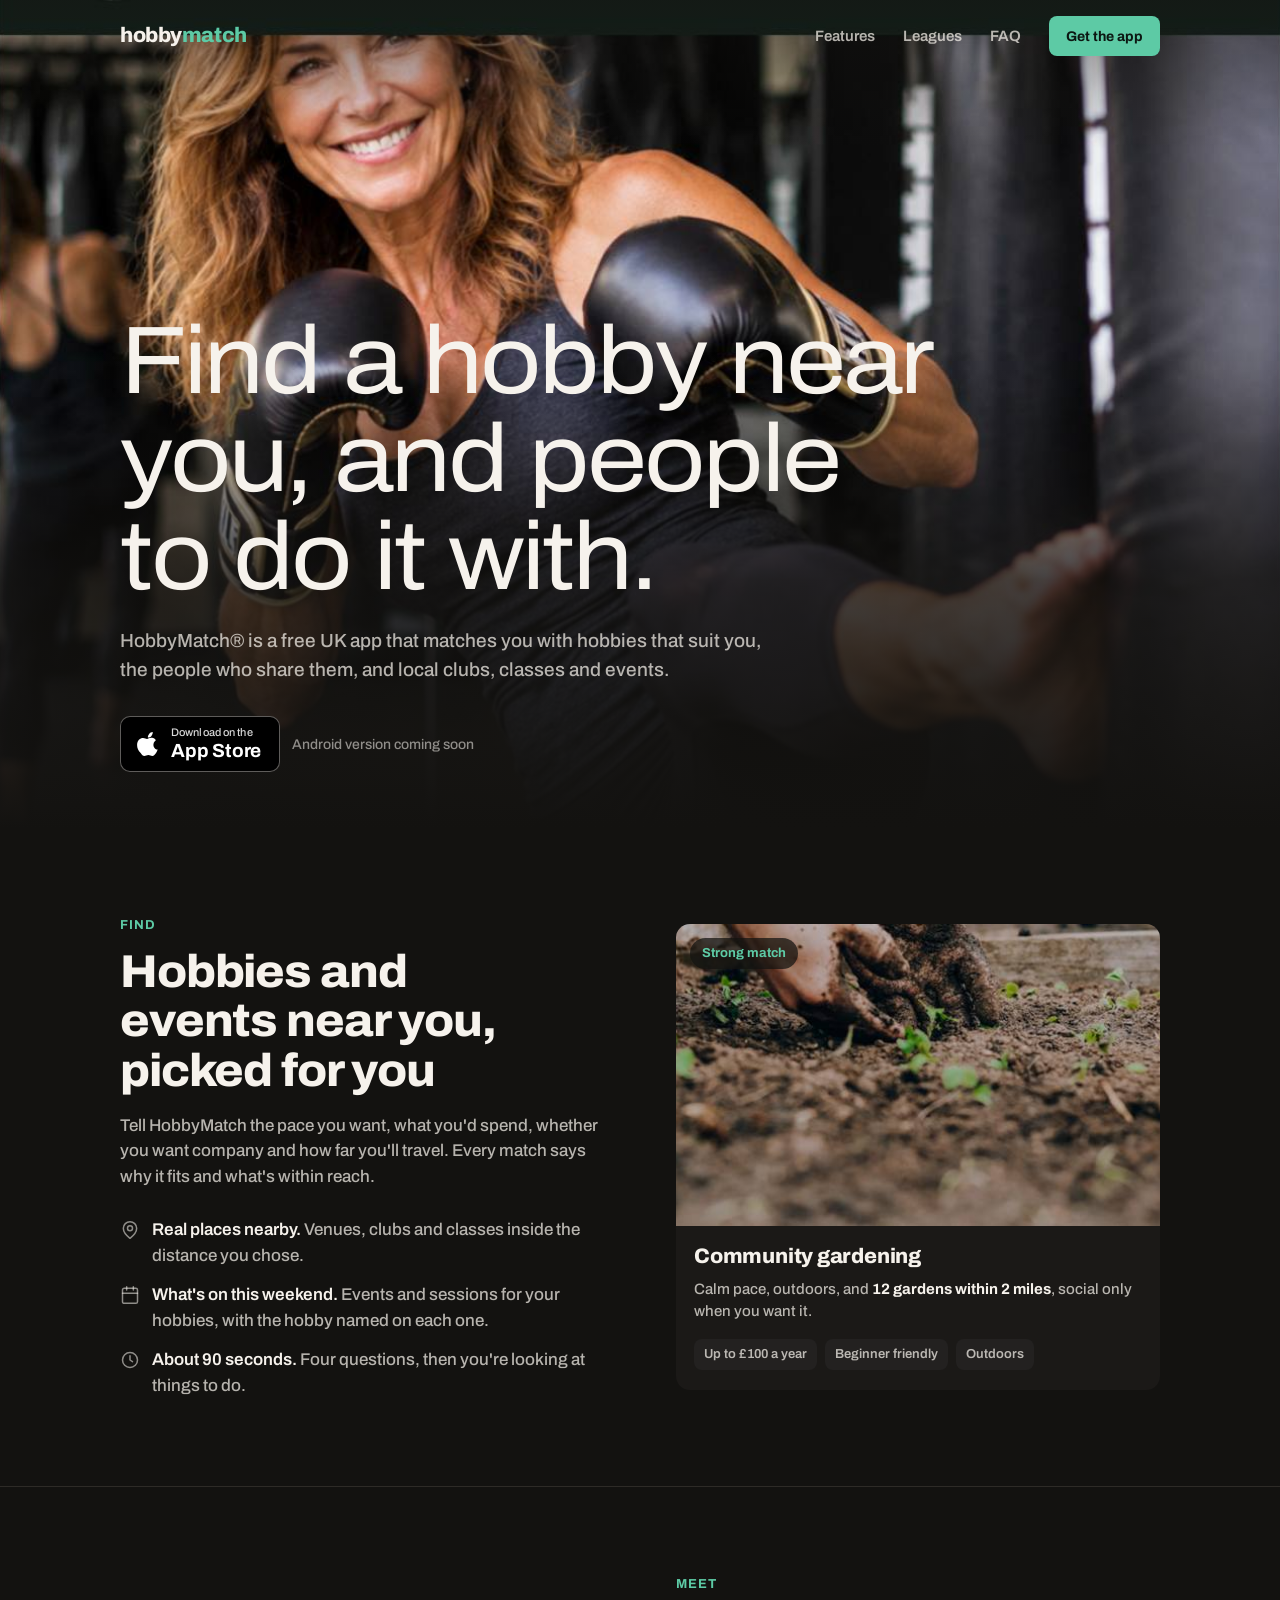
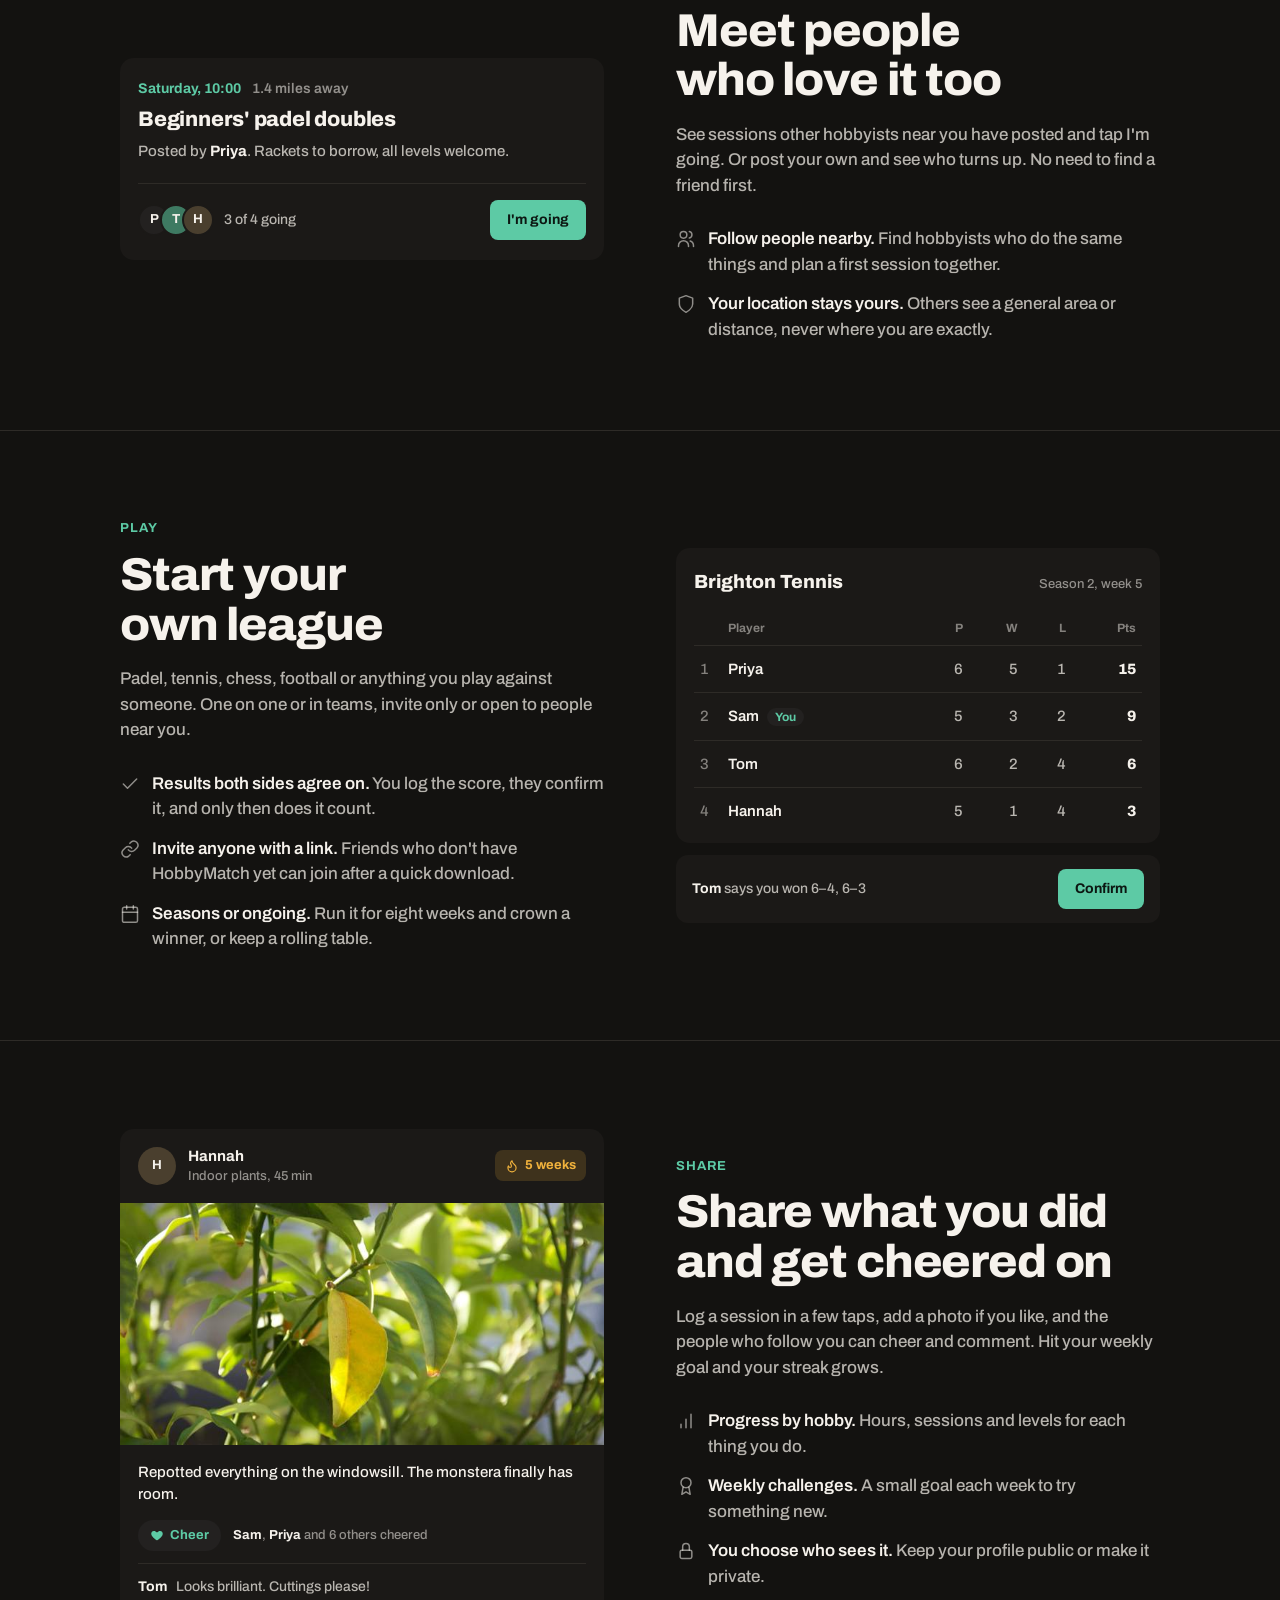
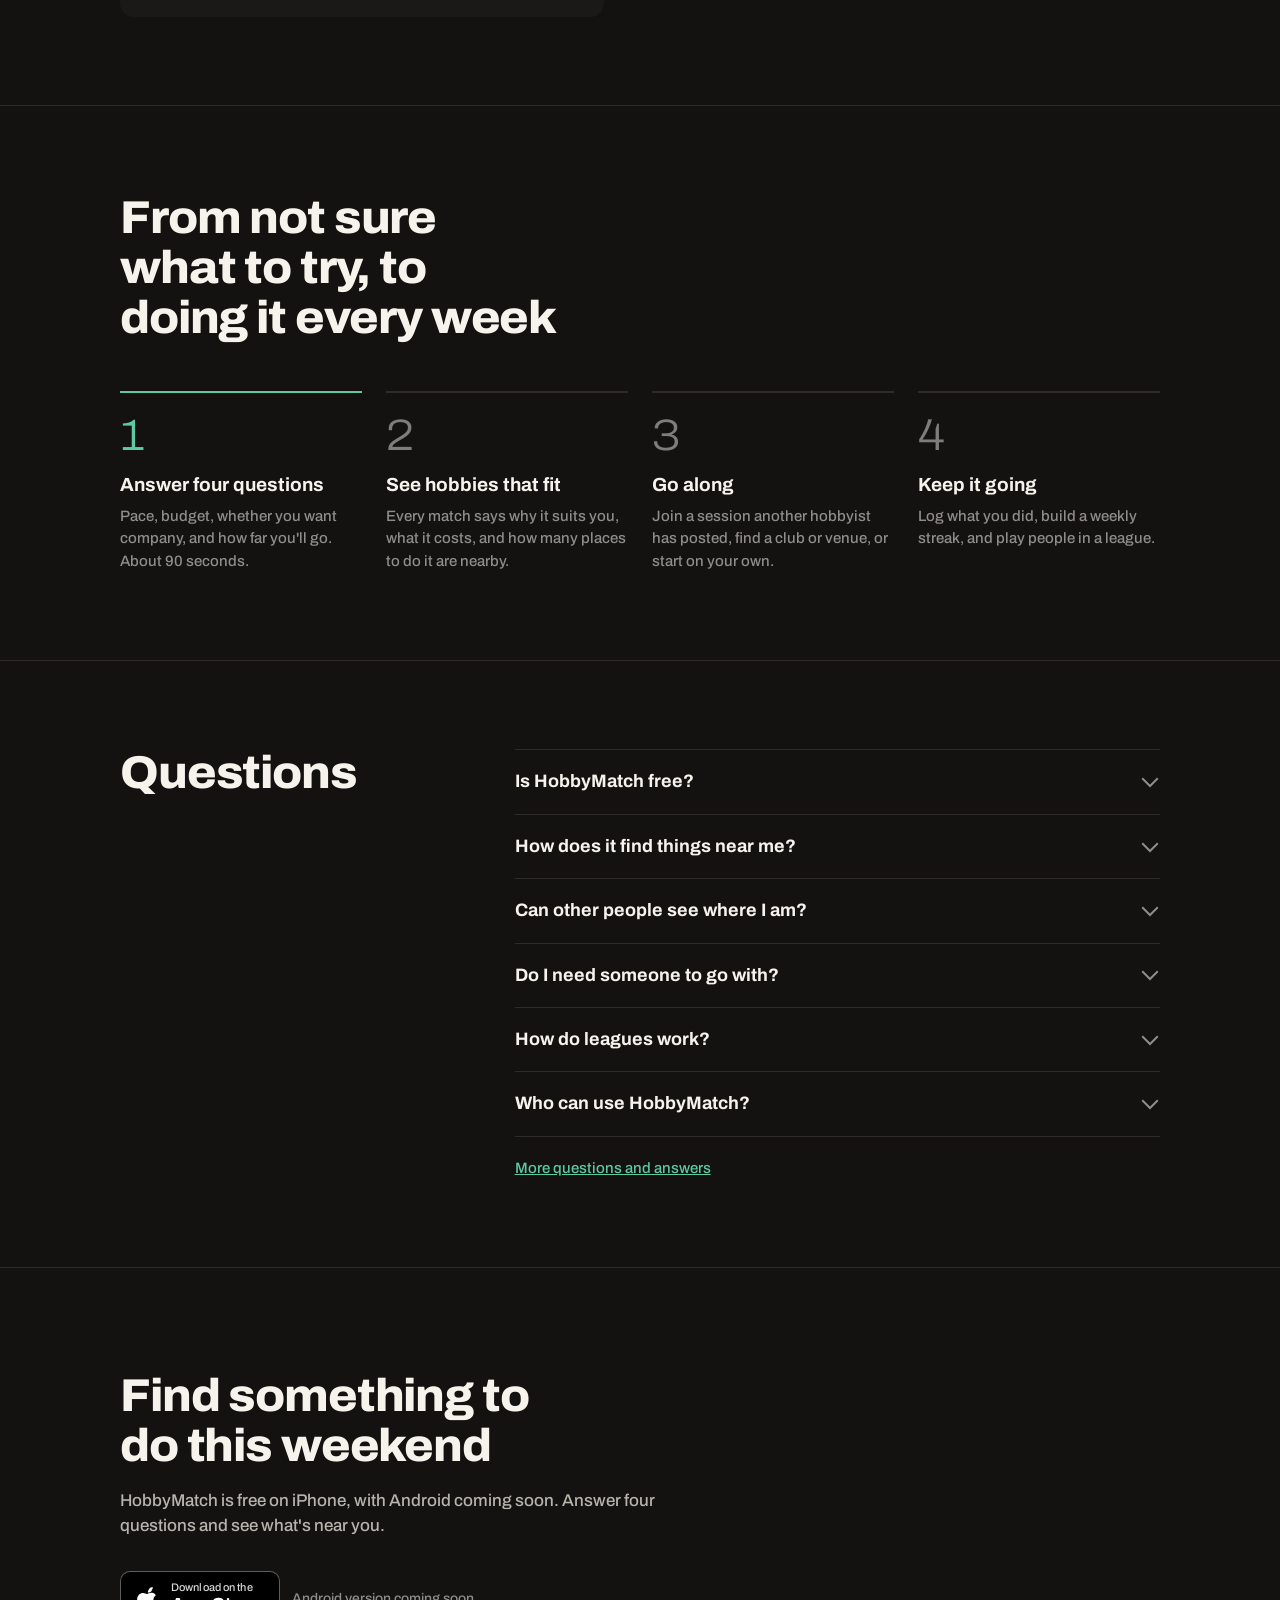
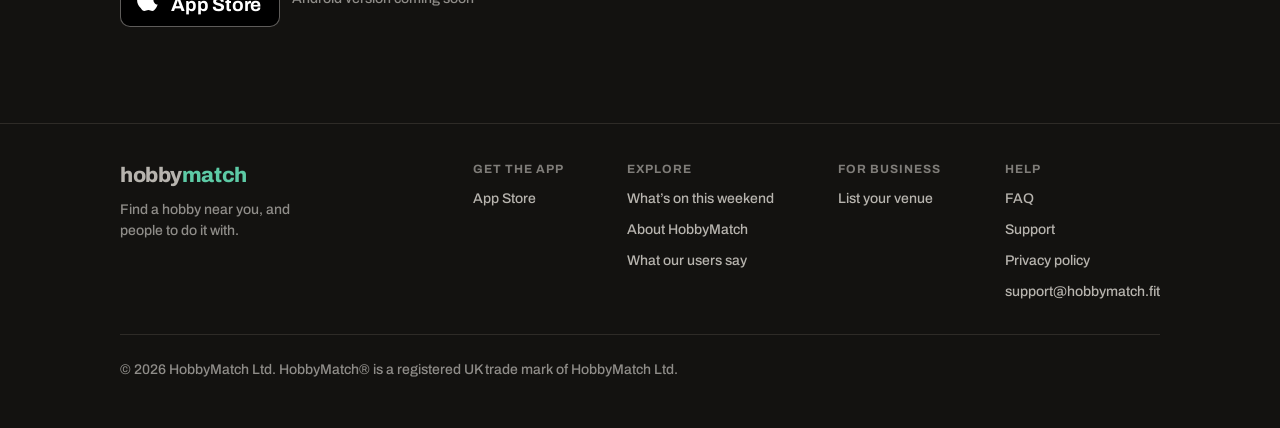
<file: index.html>
<!DOCTYPE html>
<html lang="en-GB">
<head>
  <meta charset="utf-8">
  <title>HobbyMatch: find hobbies, events and people near you</title>
  <meta name="viewport" content="width=device-width, initial-scale=1, viewport-fit=cover">
  <meta name="description" content="HobbyMatch is a free UK app that matches you with hobbies that suit you, the people who share them, and local clubs, classes and events.">
  <link rel="canonical" href="https://hobbymatch.fit/">
  <meta name="theme-color" content="#131210">
  <meta name="apple-itunes-app" content="app-id=6762534449">

  <meta property="og:type" content="website">
  <meta property="og:site_name" content="HobbyMatch">
  <meta property="og:locale" content="en_GB">
  <meta property="og:url" content="https://hobbymatch.fit/">
  <meta property="og:title" content="HobbyMatch: find a hobby near you, and people to do it with">
  <meta property="og:description" content="HobbyMatch is a free UK app that matches you with hobbies that suit you, the people who share them, and local clubs, classes and events.">
  <meta property="og:image" content="https://hobbymatch.fit/assets/img/og.jpg">
  <meta property="og:image:type" content="image/jpeg">
  <meta property="og:image:width" content="1200">
  <meta property="og:image:height" content="630">
  <meta property="og:image:alt" content="The HobbyMatch wordmark beside a woman in boxing gloves, smiling, with the line: find a hobby near you, and people to do it with.">
  <meta name="twitter:card" content="summary_large_image">
  <meta name="twitter:title" content="HobbyMatch: find a hobby near you, and people to do it with">
  <meta name="twitter:description" content="HobbyMatch is a free UK app that matches you with hobbies that suit you, the people who share them, and local clubs, classes and events.">
  <meta name="twitter:image" content="https://hobbymatch.fit/assets/img/og.jpg">
  <meta name="twitter:image:alt" content="The HobbyMatch wordmark beside a woman in boxing gloves, smiling.">

  <link rel="preload" href="/assets/fonts/archivo-var.woff" as="font" type="font/woff" crossorigin>
  <link rel="stylesheet" href="/assets/site.css">
  <link rel="icon" href="/favicon.ico" sizes="48x48">
  <link rel="icon" type="image/png" sizes="192x192" href="/assets/img/icon-192.png">
  <link rel="apple-touch-icon" href="/apple-touch-icon.png">
  <script src="/assets/ref.js" defer></script>
  <!--
    Structured data. One canonical description everywhere (see /about).
    TODO(owner): add these to Organization.sameAs once each profile is live:
      "https://play.google.com/store/apps/details?id=com.hobbymatchofficial.app"  (Google Play, when Android launches;
                                                                                  also add "Android" to MobileApplication.operatingSystem)
      "https://www.instagram.com/TODO"
      "https://www.tiktok.com/@TODO"
      "https://www.linkedin.com/company/TODO"
    No AggregateRating or Review markup about HobbyMatch itself: Google treats it as self-serving.
  -->
  <script type="application/ld+json">
  [
    {"@context":"https://schema.org","@type":"Organization","@id":"https://hobbymatch.fit/#organization","name":"HobbyMatch Ltd","alternateName":"HobbyMatch","url":"https://hobbymatch.fit/","logo":"https://hobbymatch.fit/assets/img/icon-512.png","email":"support@hobbymatch.fit","description":"HobbyMatch is a free UK app that matches you with hobbies that suit you, the people who share them, and local clubs, classes and events.","address":{"@type":"PostalAddress","addressRegion":"Hertfordshire","addressCountry":"GB"},"sameAs":["https://apps.apple.com/app/id6762534449"]},
    {"@context":"https://schema.org","@type":"WebSite","@id":"https://hobbymatch.fit/#website","name":"HobbyMatch","url":"https://hobbymatch.fit/","inLanguage":"en-GB","description":"HobbyMatch is a free UK app that matches you with hobbies that suit you, the people who share them, and local clubs, classes and events.","publisher":{"@id":"https://hobbymatch.fit/#organization"}},
    {"@context":"https://schema.org","@type":"MobileApplication","@id":"https://hobbymatch.fit/#app","name":"HobbyMatch","description":"HobbyMatch is a free UK app that matches you with hobbies that suit you, the people who share them, and local clubs, classes and events.","operatingSystem":"iOS","applicationCategory":"LifestyleApplication","url":"https://hobbymatch.fit/","downloadUrl":"https://apps.apple.com/app/id6762534449","offers":{"@type":"Offer","price":"0","priceCurrency":"GBP"},"publisher":{"@id":"https://hobbymatch.fit/#organization"}},
    {"@context":"https://schema.org","@type":"FAQPage","mainEntity":[
      {"@type":"Question","name":"Is HobbyMatch free?","acceptedAnswer":{"@type":"Answer","text":"Yes. HobbyMatch is free to download on the App Store. The Android version is coming soon."}},
      {"@type":"Question","name":"How does it find things near me?","acceptedAnswer":{"@type":"Answer","text":"You tell it how far you'll travel. HobbyMatch then shows venues, clubs, classes, events and sessions inside that distance, using your phone's location if you allow it."}},
      {"@type":"Question","name":"Can other people see where I am?","acceptedAnswer":{"@type":"Answer","text":"Other people see a general area or a distance, not your exact location. You can also make your profile private in Account, then Private profile."}},
      {"@type":"Question","name":"Do I need someone to go with?","acceptedAnswer":{"@type":"Answer","text":"No. Join a session another hobbyist has posted, follow people near you who do the same thing, or go on your own."}},
      {"@type":"Question","name":"How do leagues work?","acceptedAnswer":{"@type":"Answer","text":"Start a league for anything you play against someone, then invite people with a link. You log a score, the other side confirms it, and the table updates. Run it as a season or keep a rolling table."}},
      {"@type":"Question","name":"Who can use HobbyMatch?","acceptedAnswer":{"@type":"Answer","text":"Anyone aged 13 or over."}}
    ]}
  ]
  </script>
</head>
<body>
  <header class="nav">
    <div class="wrap">
      <a class="wordmark" href="/" aria-label="HobbyMatch home">hobby<span>match</span></a>
      <ul class="nav-links">
        <li class="hide-sm"><a href="#features">Features</a></li>
        <li class="hide-sm"><a href="#leagues">Leagues</a></li>
        <li class="hide-sm"><a href="#faq">FAQ</a></li>
        <li><a class="btn btn-primary btn-small" href="#get">Get the app</a></li>
      </ul>
    </div>
  </header>

  <main>
    <section class="hero">
      <div class="hero-photo">
        <img src="/assets/img/kickboxing.jpg" srcset="/assets/img/kickboxing-sm.jpg 720w, /assets/img/kickboxing.jpg 1143w" sizes="100vw" width="1143" height="734" fetchpriority="high" alt="A woman in boxing gloves throwing a kick in a gym, smiling.">
      </div>
      <div class="wrap hero-copy">
        <h1 class="display">Find a hobby near you, and people to do&nbsp;it&nbsp;with.</h1>
        <p class="hero-sub">HobbyMatch&reg; is a free UK app that matches you with hobbies that suit you, the people who share them, and local clubs, classes and events.</p>
        <div class="store-row">
          <a class="store-badge" href="https://apps.apple.com/app/id6762534449">
            <svg viewBox="0 0 24 24" aria-hidden="true"><path fill="currentColor" d="M16.37 1.43c0 1.14-.49 2.27-1.18 3.08-.74.9-1.99 1.57-2.99 1.57-.12 0-.23-.02-.3-.03-.01-.06-.04-.22-.04-.39 0-1.15.57-2.27 1.21-2.98.8-.94 2.14-1.64 3.25-1.68.03.13.05.28.05.43Zm4.56 15.71c-.03.07-.46 1.58-1.52 3.12-.94 1.34-1.94 2.71-3.43 2.71-1.52 0-1.9-.88-3.63-.88-1.7 0-2.3.91-3.67.91-1.38 0-2.33-1.26-3.43-2.8C2.97 18.38 1.93 15.57 1.93 12.92c0-4.28 2.8-6.55 5.55-6.55 1.45 0 2.68.95 3.6.95.87 0 2.22-1.01 3.9-1.01.61 0 2.89.06 4.38 2.19-.13.09-2.38 1.37-2.38 4.19 0 3.26 2.85 4.42 2.95 4.45Z"/></svg>
            <span><small>Download on the</small>App Store</span>
          </a>
          <span class="store-note">Android version coming soon</span>
        </div>
      </div>
    </section>

    <!-- 1. Find hobbies and events near you -->
    <section class="section" id="features">
      <div class="wrap split">
        <div>
          <p class="eyebrow">Find</p>
          <h2 class="title">Hobbies and events near you, picked for you</h2>
          <p class="lede">Tell HobbyMatch the pace you want, what you'd spend, whether you want company and how far you'll travel. Every match says why it fits and what's within reach.</p>
          <ul class="points">
            <li><svg viewBox="0 0 24 24" fill="none" stroke="currentColor" stroke-width="1.8" stroke-linecap="round" stroke-linejoin="round" aria-hidden="true"><path d="M20 10c0 6-8 12-8 12s-8-6-8-12a8 8 0 0 1 16 0Z"/><circle cx="12" cy="10" r="3"/></svg><span><strong>Real places nearby.</strong> Venues, clubs and classes inside the distance you chose.</span></li>
            <li><svg viewBox="0 0 24 24" fill="none" stroke="currentColor" stroke-width="1.8" stroke-linecap="round" stroke-linejoin="round" aria-hidden="true"><rect x="3" y="4" width="18" height="18" rx="2"/><path d="M16 2v4M8 2v4M3 10h18"/></svg><span><strong>What's on this weekend.</strong> Events and sessions for your hobbies, with the hobby named on each one.</span></li>
            <li><svg viewBox="0 0 24 24" fill="none" stroke="currentColor" stroke-width="1.8" stroke-linecap="round" stroke-linejoin="round" aria-hidden="true"><circle cx="12" cy="12" r="9"/><path d="M12 7v5l3 2"/></svg><span><strong>About 90 seconds.</strong> Four questions, then you're looking at things to do.</span></li>
          </ul>
        </div>
        <div class="stage" aria-label="Example of a hobby match in the app">
          <article class="card photo-card">
            <div class="photo">
              <img src="/assets/img/garden.jpg" srcset="/assets/img/garden-sm.jpg 720w, /assets/img/garden.jpg 1200w" sizes="(min-width: 900px) 520px, 100vw" width="1200" height="499" loading="lazy" decoding="async" alt="Hands planting seedlings in soil.">
              <span class="pill">Strong match</span>
            </div>
            <div class="body">
              <h3 class="card-title">Community gardening</h3>
              <p class="card-text">Calm pace, outdoors, and <b>12 gardens within 2 miles</b>, social only when you want it.</p>
              <div class="tags"><span class="tag">Up to £100 a year</span><span class="tag">Beginner friendly</span><span class="tag">Outdoors</span></div>
            </div>
          </article>
        </div>
      </div>
    </section>

    <!-- 2. Meet people who share them -->
    <section class="section">
      <div class="wrap split flip">
        <div>
          <p class="eyebrow">Meet</p>
          <h2 class="title">Meet people who love it too</h2>
          <p class="lede">See sessions other hobbyists near you have posted and tap I'm going. Or post your own and see who turns up. No need to find a friend first.</p>
          <ul class="points">
            <li><svg viewBox="0 0 24 24" fill="none" stroke="currentColor" stroke-width="1.8" stroke-linecap="round" stroke-linejoin="round" aria-hidden="true"><circle cx="9" cy="7" r="4"/><path d="M3 21v-1a6 6 0 0 1 12 0v1M16 3.1a4 4 0 0 1 0 7.8M21 21v-1a6 6 0 0 0-4-5.6"/></svg><span><strong>Follow people nearby.</strong> Find hobbyists who do the same things and plan a first session together.</span></li>
            <li><svg viewBox="0 0 24 24" fill="none" stroke="currentColor" stroke-width="1.8" stroke-linecap="round" stroke-linejoin="round" aria-hidden="true"><path d="M12 22s8-4 8-10V5l-8-3-8 3v7c0 6 8 10 8 10Z"/></svg><span><strong>Your location stays yours.</strong> Others see a general area or distance, never where you are exactly.</span></li>
          </ul>
        </div>
        <div class="stage" aria-label="Example of a group session in the app">
          <div class="card session-card">
            <p class="session-when">Saturday, 10:00 <span>1.4 miles away</span></p>
            <h3 class="card-title">Beginners' padel doubles</h3>
            <p class="card-text">Posted by <b>Priya</b>. Rackets to borrow, all levels welcome.</p>
            <div class="session-foot">
              <div class="going">
                <span class="avatars" aria-hidden="true"><i>P</i><i>T</i><i>H</i></span>
                <span>3 of 4 going</span>
              </div>
              <span class="btn btn-primary btn-small" aria-hidden="true">I'm going</span>
            </div>
          </div>
        </div>
      </div>
    </section>

    <!-- 3. Start your own league -->
    <section class="section" id="leagues">
      <div class="wrap split">
        <div>
          <p class="eyebrow">Play</p>
          <h2 class="title">Start your own league</h2>
          <p class="lede">Padel, tennis, chess, football or anything you play against someone. One on one or in teams, invite only or open to people near you.</p>
          <ul class="points">
            <li><svg viewBox="0 0 24 24" fill="none" stroke="currentColor" stroke-width="1.8" stroke-linecap="round" stroke-linejoin="round" aria-hidden="true"><path d="M20 6 9 17l-5-5"/></svg><span><strong>Results both sides agree on.</strong> You log the score, they confirm it, and only then does it count.</span></li>
            <li><svg viewBox="0 0 24 24" fill="none" stroke="currentColor" stroke-width="1.8" stroke-linecap="round" stroke-linejoin="round" aria-hidden="true"><path d="M10 13a5 5 0 0 0 7.5.5l3-3a5 5 0 0 0-7-7l-1.7 1.7M14 11a5 5 0 0 0-7.5-.5l-3 3a5 5 0 0 0 7 7l1.7-1.7"/></svg><span><strong>Invite anyone with a link.</strong> Friends who don't have HobbyMatch yet can join after a quick download.</span></li>
            <li><svg viewBox="0 0 24 24" fill="none" stroke="currentColor" stroke-width="1.8" stroke-linecap="round" stroke-linejoin="round" aria-hidden="true"><rect x="3" y="4" width="18" height="18" rx="2"/><path d="M16 2v4M8 2v4M3 10h18"/></svg><span><strong>Seasons or ongoing.</strong> Run it for eight weeks and crown a winner, or keep a rolling table.</span></li>
          </ul>
        </div>
        <div class="stage" aria-label="Example of a league table in the app">
          <div class="card table-card">
            <div class="table-head"><strong>Brighton Tennis</strong><span>Season 2, week 5</span></div>
            <table class="league">
              <thead><tr><th scope="col"><span class="visually-hidden">Position</span></th><th scope="col">Player</th><th scope="col">P</th><th scope="col">W</th><th scope="col">L</th><th scope="col">Pts</th></tr></thead>
              <tbody>
                <tr><td>1</td><td>Priya</td><td>6</td><td>5</td><td>1</td><td>15</td></tr>
                <tr class="you"><td>2</td><td>Sam</td><td>5</td><td>3</td><td>2</td><td>9</td></tr>
                <tr><td>3</td><td>Tom</td><td>6</td><td>2</td><td>4</td><td>6</td></tr>
                <tr><td>4</td><td>Hannah</td><td>5</td><td>1</td><td>4</td><td>3</td></tr>
              </tbody>
            </table>
          </div>
          <div class="confirm"><span><b>Tom</b> says you won 6–4, 6–3</span><span class="btn btn-primary btn-small" aria-hidden="true">Confirm</span></div>
        </div>
      </div>
    </section>

    <!-- 4. Share and get cheered on -->
    <section class="section">
      <div class="wrap split flip">
        <div>
          <p class="eyebrow">Share</p>
          <h2 class="title">Share what you did and get cheered on</h2>
          <p class="lede">Log a session in a few taps, add a photo if you like, and the people who follow you can cheer and comment. Hit your weekly goal and your streak grows.</p>
          <ul class="points">
            <li><svg viewBox="0 0 24 24" fill="none" stroke="currentColor" stroke-width="1.8" stroke-linecap="round" stroke-linejoin="round" aria-hidden="true"><path d="M12 20V10M18 20V4M6 20v-4"/></svg><span><strong>Progress by hobby.</strong> Hours, sessions and levels for each thing you do.</span></li>
            <li><svg viewBox="0 0 24 24" fill="none" stroke="currentColor" stroke-width="1.8" stroke-linecap="round" stroke-linejoin="round" aria-hidden="true"><circle cx="12" cy="8" r="6"/><path d="M15.5 13.5 17 22l-5-3-5 3 1.5-8.5"/></svg><span><strong>Weekly challenges.</strong> A small goal each week to try something new.</span></li>
            <li><svg viewBox="0 0 24 24" fill="none" stroke="currentColor" stroke-width="1.8" stroke-linecap="round" stroke-linejoin="round" aria-hidden="true"><rect x="5" y="11" width="14" height="10" rx="2"/><path d="M8 11V7a4 4 0 0 1 8 0v4"/></svg><span><strong>You choose who sees it.</strong> Keep your profile public or make it private.</span></li>
          </ul>
        </div>
        <div class="stage" aria-label="Example of a shared session in the app">
          <article class="card post-card">
            <div class="post-head">
              <span class="avatar" aria-hidden="true">H</span>
              <div><strong>Hannah</strong><span>Indoor plants, 45 min</span></div>
              <span class="streak-tag"><svg viewBox="0 0 24 24" fill="none" stroke="currentColor" stroke-width="2" stroke-linecap="round" stroke-linejoin="round" aria-hidden="true"><path d="M8.5 14.5A2.5 2.5 0 0 0 11 12c0-1.4-.5-2-1-3-1.1-2.1-.2-4 2-6 .5 2.5 2 4.9 4 6.5 2 1.6 3 3.5 3 5.5a7 7 0 1 1-14 0c0-1.2.4-2.3 1-3.2.4 1.5 1.5 2.7 2.5 2.7Z"/></svg>5 weeks</span>
            </div>
            <img src="/assets/img/leaves.jpg" srcset="/assets/img/leaves-sm.jpg 720w, /assets/img/leaves.jpg 1105w" sizes="(min-width: 900px) 520px, 100vw" width="1105" height="516" loading="lazy" decoding="async" alt="Green leaves of a house plant.">
            <div class="body">
              <p class="card-text">Repotted everything on the windowsill. The monstera finally has room.</p>
              <div class="cheers">
                <span class="cheer-btn" aria-hidden="true"><svg viewBox="0 0 24 24" fill="currentColor" aria-hidden="true"><path d="M12 21s-7.5-4.6-9.5-9.2C1.2 8.6 3.3 5 6.8 5c2 0 3.4 1.1 4.2 2.4h2C13.8 6.1 15.2 5 17.2 5c3.5 0 5.6 3.6 4.3 6.8C19.5 16.4 12 21 12 21Z"/></svg>Cheer</span>
                <span><b>Sam</b>, <b>Priya</b> and 6 others cheered</span>
              </div>
              <p class="comment"><b>Tom</b> Looks brilliant. Cuttings please!</p>
            </div>
          </article>
        </div>
      </div>
    </section>

    <section class="section" id="how">
      <div class="wrap">
        <h2 class="title">From not sure what to try, to doing it every week</h2>
        <ol class="steps">
          <li>
            <h3>Answer four questions</h3>
            <p>Pace, budget, whether you want company, and how far you'll go. About 90 seconds.</p>
          </li>
          <li>
            <h3>See hobbies that fit</h3>
            <p>Every match says why it suits you, what it costs, and how many places to do it are nearby.</p>
          </li>
          <li>
            <h3>Go along</h3>
            <p>Join a session another hobbyist has posted, find a club or venue, or start on your own.</p>
          </li>
          <li>
            <h3>Keep it going</h3>
            <p>Log what you did, build a weekly streak, and play people in a league.</p>
          </li>
        </ol>
      </div>
    </section>

    <section class="section" id="faq">
      <div class="wrap faq-wrap">
        <h2 class="title">Questions</h2>
        <div class="faq">
          <details>
            <summary>Is HobbyMatch free?</summary>
            <p>Yes. HobbyMatch is free to download on the App Store. The Android version is coming soon.</p>
          </details>
          <details>
            <summary>How does it find things near me?</summary>
            <p>You tell it how far you'll travel. HobbyMatch then shows venues, clubs, classes, events and sessions inside that distance, using your phone's location if you allow it.</p>
          </details>
          <details>
            <summary>Can other people see where I am?</summary>
            <p>Other people see a general area or a distance, not your exact location. You can also make your profile private in Account, then Private profile. Our <a href="/privacy">privacy policy</a> has the details.</p>
          </details>
          <details>
            <summary>Do I need someone to go with?</summary>
            <p>No. Join a session another hobbyist has posted, follow people near you who do the same thing, or go on your own.</p>
          </details>
          <details>
            <summary>How do leagues work?</summary>
            <p>Start a league for anything you play against someone, then invite people with a link. You log a score, the other side confirms it, and the table updates. Run it as a season or keep a rolling table.</p>
          </details>
          <details>
            <summary>Who can use HobbyMatch?</summary>
            <p>Anyone aged 13 or over. If you need help with your account, see <a href="/support">Support</a>.</p>
          </details>
          <p class="faq-more"><a href="/faq">More questions and answers</a></p>
        </div>
      </div>
    </section>

    <section class="section closing" id="get">
      <div class="wrap">
        <h2 class="title">Find something to do this weekend</h2>
        <p class="lede">HobbyMatch is free on iPhone, with Android coming soon. Answer four questions and see what's near you.</p>
        <div class="store-row">
          <a class="store-badge" href="https://apps.apple.com/app/id6762534449">
            <svg viewBox="0 0 24 24" aria-hidden="true"><path fill="currentColor" d="M16.37 1.43c0 1.14-.49 2.27-1.18 3.08-.74.9-1.99 1.57-2.99 1.57-.12 0-.23-.02-.3-.03-.01-.06-.04-.22-.04-.39 0-1.15.57-2.27 1.21-2.98.8-.94 2.14-1.64 3.25-1.68.03.13.05.28.05.43Zm4.56 15.71c-.03.07-.46 1.58-1.52 3.12-.94 1.34-1.94 2.71-3.43 2.71-1.52 0-1.9-.88-3.63-.88-1.7 0-2.3.91-3.67.91-1.38 0-2.33-1.26-3.43-2.8C2.97 18.38 1.93 15.57 1.93 12.92c0-4.28 2.8-6.55 5.55-6.55 1.45 0 2.68.95 3.6.95.87 0 2.22-1.01 3.9-1.01.61 0 2.89.06 4.38 2.19-.13.09-2.38 1.37-2.38 4.19 0 3.26 2.85 4.42 2.95 4.45Z"/></svg>
            <span><small>Download on the</small>App Store</span>
          </a>
          <span class="store-note">Android version coming soon</span>
        </div>
      </div>
    </section>
  </main>

  <footer class="footer footer-full">
    <div class="wrap">
      <div class="footer-brand">
        <a class="wordmark" href="/">hobby<span>match</span></a>
        <p>Find a hobby near you, and people to do it with.</p>
      </div>
      <nav aria-label="Footer">
        <div>
          <h2>Get the app</h2>
          <a href="https://apps.apple.com/app/id6762534449">App Store</a>
        </div>
        <div>
          <h2>Explore</h2>
          <a href="/events/this-weekend">What&rsquo;s on this weekend</a>
          <a href="/about">About HobbyMatch</a>
          <a href="/reviews">What our users say</a>
        </div>
        <div>
          <h2>For business</h2>
          <a href="/business">List your venue</a>
        </div>
        <div>
          <h2>Help</h2>
          <a href="/faq">FAQ</a>
          <a href="/support">Support</a>
          <a href="/privacy">Privacy policy</a>
          <a href="mailto:support@hobbymatch.fit">support@hobbymatch.fit</a>
        </div>
      </nav>
      <span class="footer-legal">&copy; 2026 HobbyMatch Ltd. HobbyMatch&reg; is a registered UK trade mark of HobbyMatch Ltd.</span>
    </div>
  </footer>
</body>
</html>
</file>
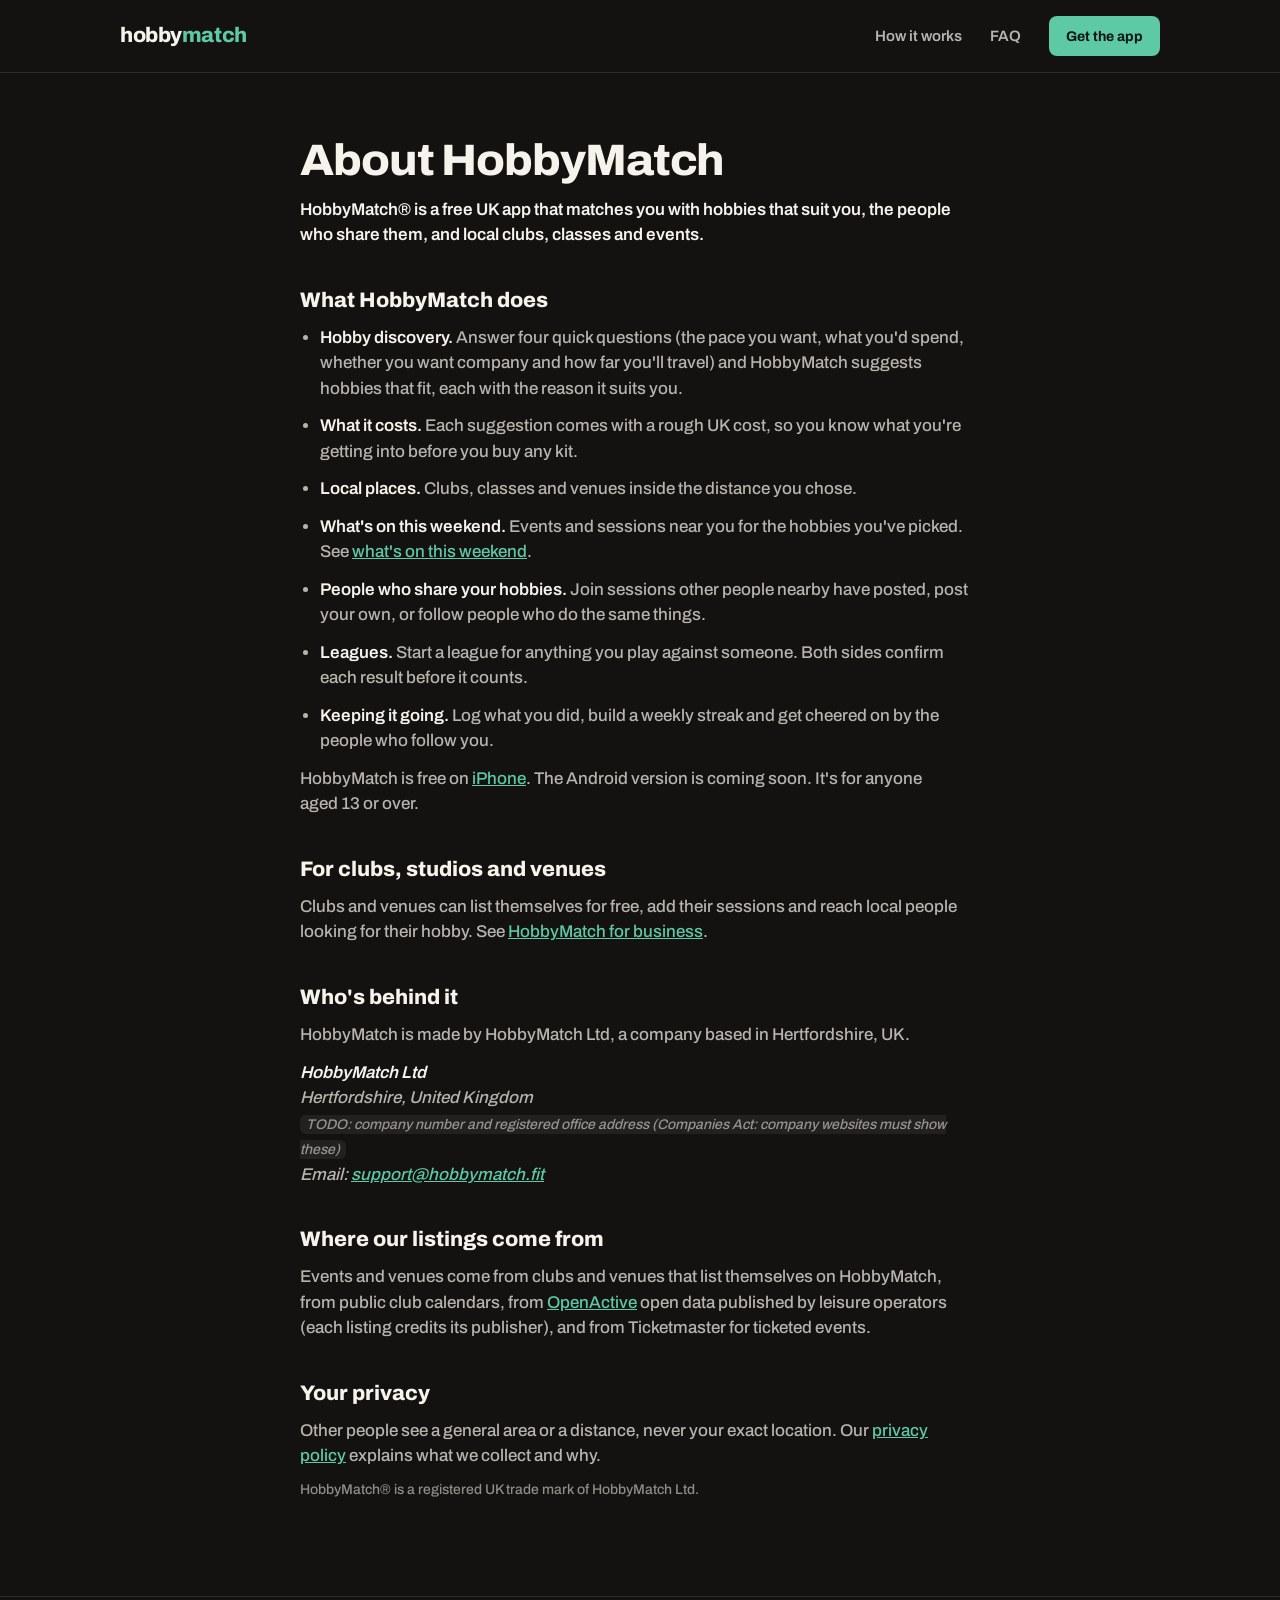
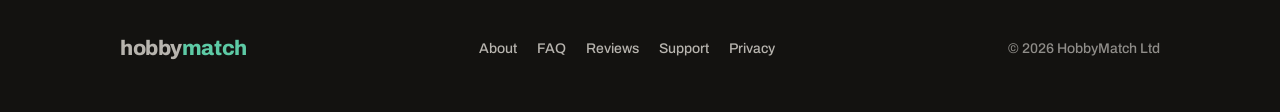
<file: about.html>
<!DOCTYPE html>
<html lang="en-GB">
<head>
  <meta charset="utf-8">
  <title>About HobbyMatch | HobbyMatch</title>
  <meta name="viewport" content="width=device-width, initial-scale=1, viewport-fit=cover">
  <meta name="description" content="HobbyMatch is a free UK app that matches you with hobbies that suit you, the people who share them, and local clubs, classes and events.">
  <link rel="canonical" href="https://hobbymatch.fit/about">
  <meta name="theme-color" content="#131210">
  <meta name="apple-itunes-app" content="app-id=6762534449">

  <meta property="og:type" content="website">
  <meta property="og:site_name" content="HobbyMatch">
  <meta property="og:locale" content="en_GB">
  <meta property="og:url" content="https://hobbymatch.fit/about">
  <meta property="og:title" content="About HobbyMatch">
  <meta property="og:description" content="HobbyMatch is a free UK app that matches you with hobbies that suit you, the people who share them, and local clubs, classes and events.">
  <meta property="og:image" content="https://hobbymatch.fit/assets/img/og.jpg">
  <meta property="og:image:width" content="1200">
  <meta property="og:image:height" content="630">
  <meta name="twitter:card" content="summary_large_image">

  <link rel="preload" href="/assets/fonts/archivo-var.woff" as="font" type="font/woff" crossorigin>
  <link rel="stylesheet" href="/assets/site.css">
  <link rel="icon" href="/favicon.ico" sizes="48x48">
  <link rel="icon" type="image/png" sizes="192x192" href="/assets/img/icon-192.png">
  <link rel="apple-touch-icon" href="/apple-touch-icon.png">
  <script src="/assets/ref.js" defer></script>
  <script type="application/ld+json">
  [
    {"@context":"https://schema.org","@type":"AboutPage","name":"About HobbyMatch","url":"https://hobbymatch.fit/about","inLanguage":"en-GB","description":"HobbyMatch is a free UK app that matches you with hobbies that suit you, the people who share them, and local clubs, classes and events.","about":{"@id":"https://hobbymatch.fit/#organization"},"isPartOf":{"@id":"https://hobbymatch.fit/#website"}},
    {"@context":"https://schema.org","@type":"Organization","@id":"https://hobbymatch.fit/#organization","name":"HobbyMatch Ltd","alternateName":"HobbyMatch","url":"https://hobbymatch.fit/","logo":"https://hobbymatch.fit/assets/img/icon-512.png","email":"support@hobbymatch.fit","address":{"@type":"PostalAddress","addressRegion":"Hertfordshire","addressCountry":"GB"},"sameAs":["https://apps.apple.com/app/id6762534449"]},
    {"@context":"https://schema.org","@type":"BreadcrumbList","itemListElement":[
      {"@type":"ListItem","position":1,"name":"HobbyMatch","item":"https://hobbymatch.fit/"},
      {"@type":"ListItem","position":2,"name":"About","item":"https://hobbymatch.fit/about"}
    ]}
  ]
  </script>
</head>
<body>
  <header class="nav solid">
    <div class="wrap">
      <a class="wordmark" href="/" aria-label="HobbyMatch home">hobby<span>match</span></a>
      <ul class="nav-links">
        <li class="hide-sm"><a href="/#how">How it works</a></li>
        <li class="hide-sm"><a href="/faq">FAQ</a></li>
        <li><a class="btn btn-primary btn-small" href="/#get">Get the app</a></li>
      </ul>
    </div>
  </header>
  <main class="page">
    <article class="wrap">
      <h1>About HobbyMatch</h1>
      <p><strong>HobbyMatch&reg; is a free UK app that matches you with hobbies that suit you, the people who share them, and local clubs, classes and events.</strong></p>

      <h2>What HobbyMatch does</h2>
      <ul>
        <li><strong>Hobby discovery.</strong> Answer four quick questions (the pace you want, what you'd spend, whether you want company and how far you'll travel) and HobbyMatch suggests hobbies that fit, each with the reason it suits you.</li>
        <li><strong>What it costs.</strong> Each suggestion comes with a rough UK cost, so you know what you're getting into before you buy any kit.</li>
        <li><strong>Local places.</strong> Clubs, classes and venues inside the distance you chose.</li>
        <li><strong>What's on this weekend.</strong> Events and sessions near you for the hobbies you've picked. See <a href="/events/this-weekend">what's on this weekend</a>.</li>
        <li><strong>People who share your hobbies.</strong> Join sessions other people nearby have posted, post your own, or follow people who do the same things.</li>
        <li><strong>Leagues.</strong> Start a league for anything you play against someone. Both sides confirm each result before it counts.</li>
        <li><strong>Keeping it going.</strong> Log what you did, build a weekly streak and get cheered on by the people who follow you.</li>
      </ul>
      <p>HobbyMatch is free on <a href="https://apps.apple.com/app/id6762534449">iPhone</a>. The Android version is coming soon. It's for anyone aged 13 or over.</p>

      <h2>For clubs, studios and venues</h2>
      <p>Clubs and venues can list themselves for free, add their sessions and reach local people looking for their hobby. See <a href="/business">HobbyMatch for business</a>.</p>

      <h2>Who's behind it</h2>
      <p>HobbyMatch is made by HobbyMatch Ltd, a company based in Hertfordshire, UK.</p>
      <address>
        <p><strong>HobbyMatch Ltd</strong><br>
        Hertfordshire, United Kingdom<br>
        <span class="todo">TODO: company number and registered office address (Companies Act: company websites must show these)</span><br>
        Email: <a href="mailto:support@hobbymatch.fit">support@hobbymatch.fit</a></p>
      </address>

      <h2>Where our listings come from</h2>
      <p>Events and venues come from clubs and venues that list themselves on HobbyMatch, from public club calendars, from <a href="https://www.openactive.io/">OpenActive</a> open data published by leisure operators (each listing credits its publisher), and from Ticketmaster for ticketed events.</p>

      <h2>Your privacy</h2>
      <p>Other people see a general area or a distance, never your exact location. Our <a href="/privacy">privacy policy</a> explains what we collect and why.</p>

      <p class="updated">HobbyMatch&reg; is a registered UK trade mark of HobbyMatch Ltd.</p>
    </article>
  </main>
  <footer class="footer">
    <div class="wrap">
      <a class="wordmark" href="/">hobby<span>match</span></a>
      <nav aria-label="Footer">
        <a href="/about">About</a>
        <a href="/faq">FAQ</a>
        <a href="/reviews">Reviews</a>
        <a href="/support">Support</a>
        <a href="/privacy">Privacy</a>
      </nav>
      <span>&copy; 2026 HobbyMatch Ltd</span>
    </div>
  </footer>
</body>
</html>
</file>
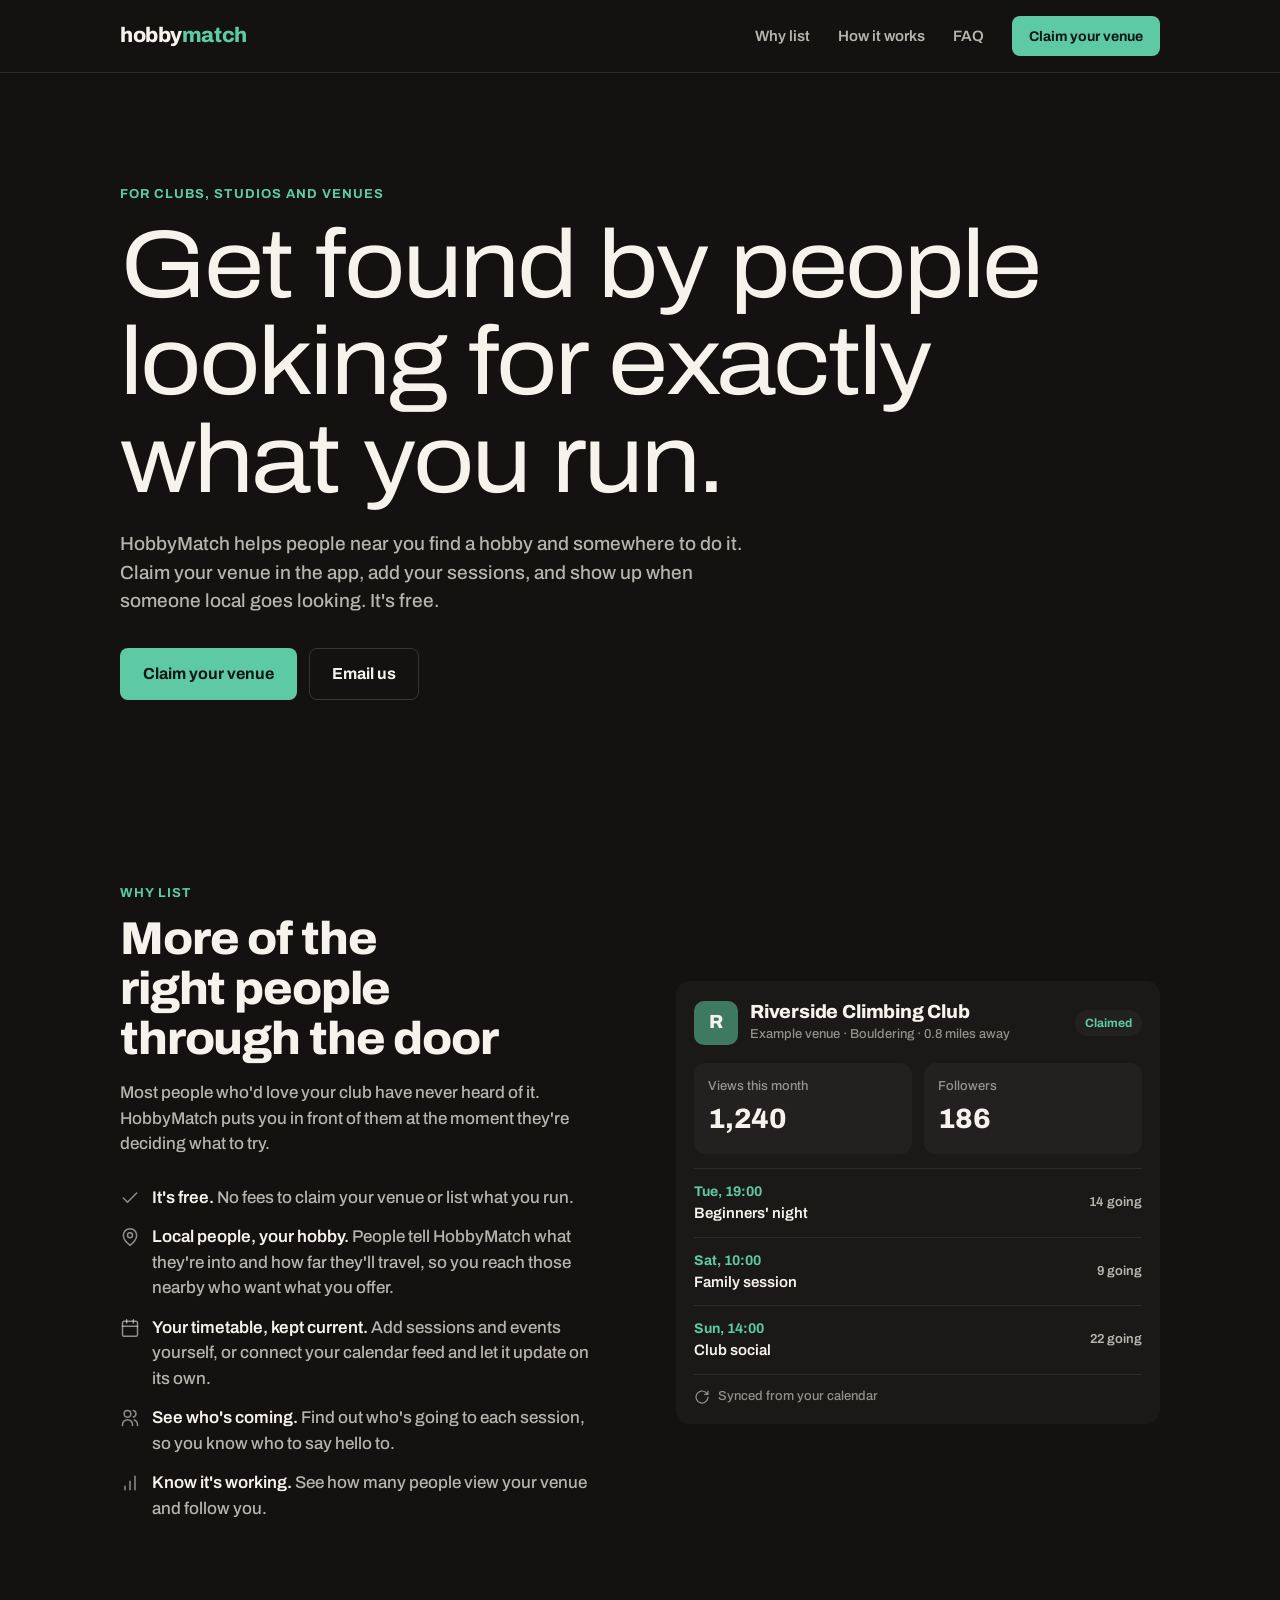
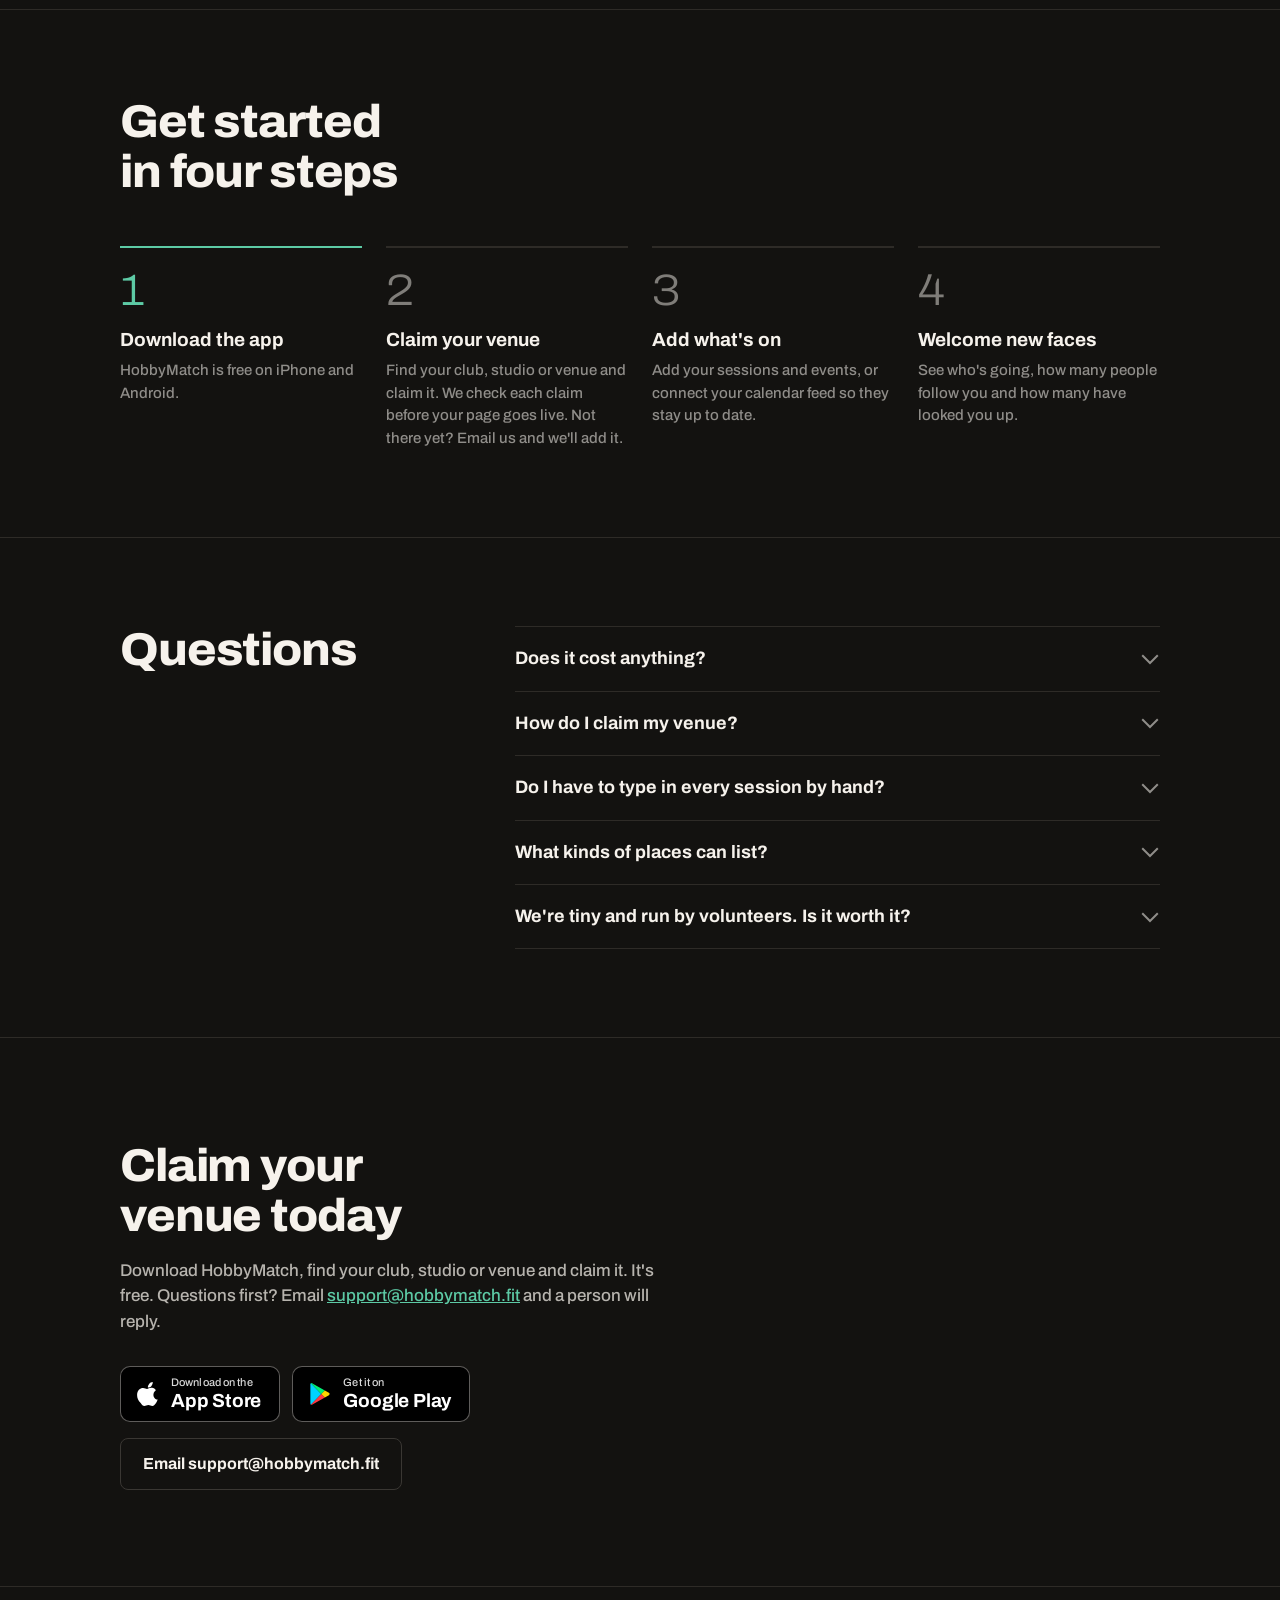
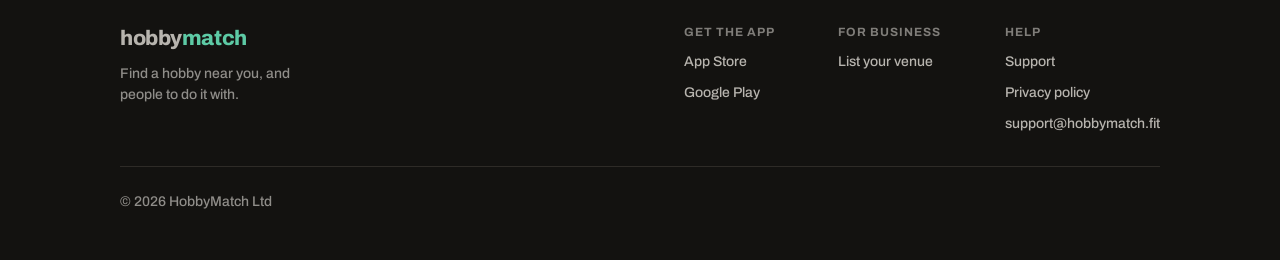
<file: business.html>
<!DOCTYPE html>
<html lang="en-GB">
<head>
  <meta charset="utf-8">
  <title>List your club, studio or venue for free | HobbyMatch</title>
  <meta name="viewport" content="width=device-width, initial-scale=1, viewport-fit=cover">
  <meta name="description" content="Run a club, studio or venue? List it on HobbyMatch for free. Claim your venue in the app, add your sessions or connect your calendar, and reach local people looking for exactly your hobby.">
  <link rel="canonical" href="https://hobbymatch.fit/business">
  <meta name="theme-color" content="#131210">
  <meta name="apple-itunes-app" content="app-id=6762534449">

  <meta property="og:type" content="website">
  <meta property="og:site_name" content="HobbyMatch">
  <meta property="og:locale" content="en_GB">
  <meta property="og:url" content="https://hobbymatch.fit/business">
  <meta property="og:title" content="List your club, studio or venue on HobbyMatch for free">
  <meta property="og:description" content="Claim your venue, add your sessions or connect your calendar, and reach local people looking for exactly your hobby. Free.">
  <meta property="og:image" content="https://hobbymatch.fit/assets/img/og.jpg">
  <meta property="og:image:type" content="image/jpeg">
  <meta property="og:image:width" content="1200">
  <meta property="og:image:height" content="630">
  <meta property="og:image:alt" content="The HobbyMatch wordmark beside a woman in boxing gloves, smiling, with the line: find a hobby near you, and people to do it with.">
  <meta name="twitter:card" content="summary_large_image">
  <meta name="twitter:title" content="List your club, studio or venue on HobbyMatch for free">
  <meta name="twitter:description" content="Claim your venue, add your sessions or connect your calendar, and reach local people looking for exactly your hobby.">
  <meta name="twitter:image" content="https://hobbymatch.fit/assets/img/og.jpg">
  <meta name="twitter:image:alt" content="The HobbyMatch wordmark beside a woman in boxing gloves, smiling.">

  <link rel="preload" href="/assets/fonts/archivo-var.woff" as="font" type="font/woff" crossorigin>
  <link rel="stylesheet" href="/assets/site.css">
  <link rel="icon" href="/favicon.ico" sizes="48x48">
  <link rel="icon" type="image/png" sizes="192x192" href="/assets/img/icon-192.png">
  <link rel="apple-touch-icon" href="/apple-touch-icon.png">
  <script type="application/ld+json">
  [
    {"@context":"https://schema.org","@type":"WebPage","name":"List your club, studio or venue on HobbyMatch","url":"https://hobbymatch.fit/business","isPartOf":{"@type":"WebSite","name":"HobbyMatch","url":"https://hobbymatch.fit/"},"publisher":{"@type":"Organization","name":"HobbyMatch Ltd","url":"https://hobbymatch.fit/","email":"support@hobbymatch.fit"}},
    {"@context":"https://schema.org","@type":"BreadcrumbList","itemListElement":[
      {"@type":"ListItem","position":1,"name":"HobbyMatch","item":"https://hobbymatch.fit/"},
      {"@type":"ListItem","position":2,"name":"For clubs and venues","item":"https://hobbymatch.fit/business"}
    ]},
    {"@context":"https://schema.org","@type":"FAQPage","mainEntity":[
      {"@type":"Question","name":"Does it cost anything to list my club or venue?","acceptedAnswer":{"@type":"Answer","text":"No. Claiming your venue and listing your sessions and events on HobbyMatch is free."}},
      {"@type":"Question","name":"How do I claim my venue?","acceptedAnswer":{"@type":"Answer","text":"Download the HobbyMatch app, find your venue and claim it. If you can't find it, email support@hobbymatch.fit and we'll sort it out."}},
      {"@type":"Question","name":"Do I have to type in every session by hand?","acceptedAnswer":{"@type":"Answer","text":"No. You can add sessions and events one by one, or connect your calendar feed so your timetable stays up to date on its own."}},
      {"@type":"Question","name":"What kinds of places can list?","acceptedAnswer":{"@type":"Answer","text":"Local clubs, societies, studios, classes, gyms and venues for any hobby, from padel and climbing to choirs, chess and pottery."}}
    ]}
  ]
  </script>
</head>
<body>
  <header class="nav solid">
    <div class="wrap">
      <a class="wordmark" href="/" aria-label="HobbyMatch home">hobby<span>match</span></a>
      <ul class="nav-links">
        <li class="hide-sm"><a href="#why">Why list</a></li>
        <li class="hide-sm"><a href="#how">How it works</a></li>
        <li class="hide-sm"><a href="#faq">FAQ</a></li>
        <li><a class="btn btn-primary btn-small" href="#claim">Claim your venue</a></li>
      </ul>
    </div>
  </header>

  <main>
    <section class="biz-hero">
      <div class="wrap">
        <p class="eyebrow">For clubs, studios and venues</p>
        <h1 class="display">Get found by people looking for exactly what you&nbsp;run.</h1>
        <p class="hero-sub">HobbyMatch helps people near you find a hobby and somewhere to do it. Claim your venue in the app, add your sessions, and show up when someone local goes looking. It's free.</p>
        <div class="store-row">
          <a class="btn btn-primary" href="#claim">Claim your venue</a>
          <a class="btn btn-secondary" href="mailto:support@hobbymatch.fit?subject=Listing%20my%20club%20on%20HobbyMatch">Email us</a>
        </div>
      </div>
    </section>

    <section class="section" id="why">
      <div class="wrap split">
        <div>
          <p class="eyebrow">Why list</p>
          <h2 class="title">More of the right people through the door</h2>
          <p class="lede">Most people who'd love your club have never heard of it. HobbyMatch puts you in front of them at the moment they're deciding what to try.</p>
          <ul class="points">
            <li><svg viewBox="0 0 24 24" fill="none" stroke="currentColor" stroke-width="1.8" stroke-linecap="round" stroke-linejoin="round" aria-hidden="true"><path d="M20 6 9 17l-5-5"/></svg><span><strong>It's free.</strong> No fees to claim your venue or list what you run.</span></li>
            <li><svg viewBox="0 0 24 24" fill="none" stroke="currentColor" stroke-width="1.8" stroke-linecap="round" stroke-linejoin="round" aria-hidden="true"><path d="M20 10c0 6-8 12-8 12s-8-6-8-12a8 8 0 0 1 16 0Z"/><circle cx="12" cy="10" r="3"/></svg><span><strong>Local people, your hobby.</strong> People tell HobbyMatch what they're into and how far they'll travel, so you reach those nearby who want what you offer.</span></li>
            <li><svg viewBox="0 0 24 24" fill="none" stroke="currentColor" stroke-width="1.8" stroke-linecap="round" stroke-linejoin="round" aria-hidden="true"><rect x="3" y="4" width="18" height="18" rx="2"/><path d="M16 2v4M8 2v4M3 10h18"/></svg><span><strong>Your timetable, kept current.</strong> Add sessions and events yourself, or connect your calendar feed and let it update on its own.</span></li>
            <li><svg viewBox="0 0 24 24" fill="none" stroke="currentColor" stroke-width="1.8" stroke-linecap="round" stroke-linejoin="round" aria-hidden="true"><circle cx="9" cy="7" r="4"/><path d="M3 21v-1a6 6 0 0 1 12 0v1M16 3.1a4 4 0 0 1 0 7.8M21 21v-1a6 6 0 0 0-4-5.6"/></svg><span><strong>See who's coming.</strong> Find out who's going to each session, so you know who to say hello to.</span></li>
            <li><svg viewBox="0 0 24 24" fill="none" stroke="currentColor" stroke-width="1.8" stroke-linecap="round" stroke-linejoin="round" aria-hidden="true"><path d="M12 20V10M18 20V4M6 20v-4"/></svg><span><strong>Know it's working.</strong> See how many people view your venue and follow you.</span></li>
          </ul>
        </div>
        <div class="stage" aria-label="Example of a venue page in the app">
          <div class="card venue-card">
            <div class="venue-head">
              <span class="venue-logo" aria-hidden="true">R</span>
              <div><h3 class="card-title">Riverside Climbing Club</h3><span>Example venue · Bouldering · 0.8 miles away</span></div>
              <span class="claimed">Claimed</span>
            </div>
            <dl class="venue-stats">
              <div><dt>Views this month</dt><dd>1,240</dd></div>
              <div><dt>Followers</dt><dd>186</dd></div>
            </dl>
            <ul class="venue-sessions">
              <li><div><strong>Tue, 19:00</strong><span>Beginners' night</span></div><span class="going-count">14 going</span></li>
              <li><div><strong>Sat, 10:00</strong><span>Family session</span></div><span class="going-count">9 going</span></li>
              <li><div><strong>Sun, 14:00</strong><span>Club social</span></div><span class="going-count">22 going</span></li>
            </ul>
            <p class="venue-feed"><svg viewBox="0 0 24 24" fill="none" stroke="currentColor" stroke-width="1.8" stroke-linecap="round" stroke-linejoin="round" aria-hidden="true"><path d="M21 12a9 9 0 1 1-3-6.7L21 8M21 3v5h-5"/></svg>Synced from your calendar</p>
          </div>
        </div>
      </div>
    </section>

    <section class="section" id="how">
      <div class="wrap">
        <h2 class="title">Get started in four steps</h2>
        <ol class="steps">
          <li>
            <h3>Download the app</h3>
            <p>HobbyMatch is free on iPhone and Android.</p>
          </li>
          <li>
            <h3>Claim your venue</h3>
            <p>Find your club, studio or venue and claim it. We check each claim before your page goes live. Not there yet? Email us and we'll add it.</p>
          </li>
          <li>
            <h3>Add what's on</h3>
            <p>Add your sessions and events, or connect your calendar feed so they stay up to date.</p>
          </li>
          <li>
            <h3>Welcome new faces</h3>
            <p>See who's going, how many people follow you and how many have looked you up.</p>
          </li>
        </ol>
      </div>
    </section>

    <section class="section" id="faq">
      <div class="wrap faq-wrap">
        <h2 class="title">Questions</h2>
        <div class="faq">
          <details>
            <summary>Does it cost anything?</summary>
            <p>No. Claiming your venue and listing your sessions and events on HobbyMatch is free.</p>
          </details>
          <details>
            <summary>How do I claim my venue?</summary>
            <p>Download the HobbyMatch app, find your venue and claim it. If you can't find it, or someone else needs to manage it, email <a href="mailto:support@hobbymatch.fit">support@hobbymatch.fit</a> and we'll sort it out.</p>
          </details>
          <details>
            <summary>Do I have to type in every session by hand?</summary>
            <p>No. You can add sessions and events one by one, or connect your calendar feed so your timetable stays up to date on its own.</p>
          </details>
          <details>
            <summary>What kinds of places can list?</summary>
            <p>Local clubs, societies, studios, classes, gyms and venues for any hobby, from padel and climbing to choirs, chess and pottery. If people can turn up and take part, it belongs on HobbyMatch.</p>
          </details>
          <details>
            <summary>We're tiny and run by volunteers. Is it worth it?</summary>
            <p>Small clubs are exactly who we built this for. Claiming takes a few minutes, there's nothing to pay, and it's one more way for new members to find you without anyone putting up posters.</p>
          </details>
        </div>
      </div>
    </section>

    <section class="section closing" id="claim">
      <div class="wrap">
        <h2 class="title">Claim your venue today</h2>
        <p class="lede">Download HobbyMatch, find your club, studio or venue and claim it. It's free. Questions first? Email <a class="inline-link" href="mailto:support@hobbymatch.fit">support@hobbymatch.fit</a> and a person will reply.</p>
        <div class="store-row">
          <a class="store-badge" href="https://apps.apple.com/app/id6762534449">
            <svg viewBox="0 0 24 24" aria-hidden="true"><path fill="currentColor" d="M16.37 1.43c0 1.14-.49 2.27-1.18 3.08-.74.9-1.99 1.57-2.99 1.57-.12 0-.23-.02-.3-.03-.01-.06-.04-.22-.04-.39 0-1.15.57-2.27 1.21-2.98.8-.94 2.14-1.64 3.25-1.68.03.13.05.28.05.43Zm4.56 15.71c-.03.07-.46 1.58-1.52 3.12-.94 1.34-1.94 2.71-3.43 2.71-1.52 0-1.9-.88-3.63-.88-1.7 0-2.3.91-3.67.91-1.38 0-2.33-1.26-3.43-2.8C2.97 18.38 1.93 15.57 1.93 12.92c0-4.28 2.8-6.55 5.55-6.55 1.45 0 2.68.95 3.6.95.87 0 2.22-1.01 3.9-1.01.61 0 2.89.06 4.38 2.19-.13.09-2.38 1.37-2.38 4.19 0 3.26 2.85 4.42 2.95 4.45Z"/></svg>
            <span><small>Download on the</small>App Store</span>
          </a>
          <a class="store-badge" href="https://play.google.com/store/apps/details?id=com.hobbymatchofficial.app">
            <svg viewBox="0 0 24 24" aria-hidden="true"><path fill="#00D3FF" d="M3.6 2.1 13.2 12l-9.6 9.9c-.3-.2-.5-.6-.5-1.1V3.2c0-.5.2-.9.5-1.1Z"/><path fill="#00F076" d="M3.6 2.1c.4-.2.9-.2 1.4.1l11.5 6.6-3.3 3.2L3.6 2.1Z"/><path fill="#FF3A44" d="M13.2 12l3.3 3.2L5 21.8c-.5.3-1 .3-1.4.1l9.6-9.9Z"/><path fill="#FFD500" d="m16.5 8.8 3.7 2.1c.9.5.9 1.7 0 2.2l-3.7 2.1-3.3-3.2 3.3-3.2Z"/></svg>
            <span><small>Get it on</small>Google Play</span>
          </a>
        </div>
        <p class="biz-email"><a class="btn btn-secondary" href="mailto:support@hobbymatch.fit?subject=Listing%20my%20club%20on%20HobbyMatch">Email support@hobbymatch.fit</a></p>
      </div>
    </section>
  </main>

  <footer class="footer footer-full">
    <div class="wrap">
      <div class="footer-brand">
        <a class="wordmark" href="/">hobby<span>match</span></a>
        <p>Find a hobby near you, and people to do it with.</p>
      </div>
      <nav aria-label="Footer">
        <div>
          <h2>Get the app</h2>
          <a href="https://apps.apple.com/app/id6762534449">App Store</a>
          <a href="https://play.google.com/store/apps/details?id=com.hobbymatchofficial.app">Google Play</a>
        </div>
        <div>
          <h2>For business</h2>
          <a href="/business">List your venue</a>
        </div>
        <div>
          <h2>Help</h2>
          <a href="/support">Support</a>
          <a href="/privacy">Privacy policy</a>
          <a href="mailto:support@hobbymatch.fit">support@hobbymatch.fit</a>
        </div>
      </nav>
      <span class="footer-legal">&copy; 2026 HobbyMatch Ltd</span>
    </div>
  </footer>
</body>
</html>
</file>
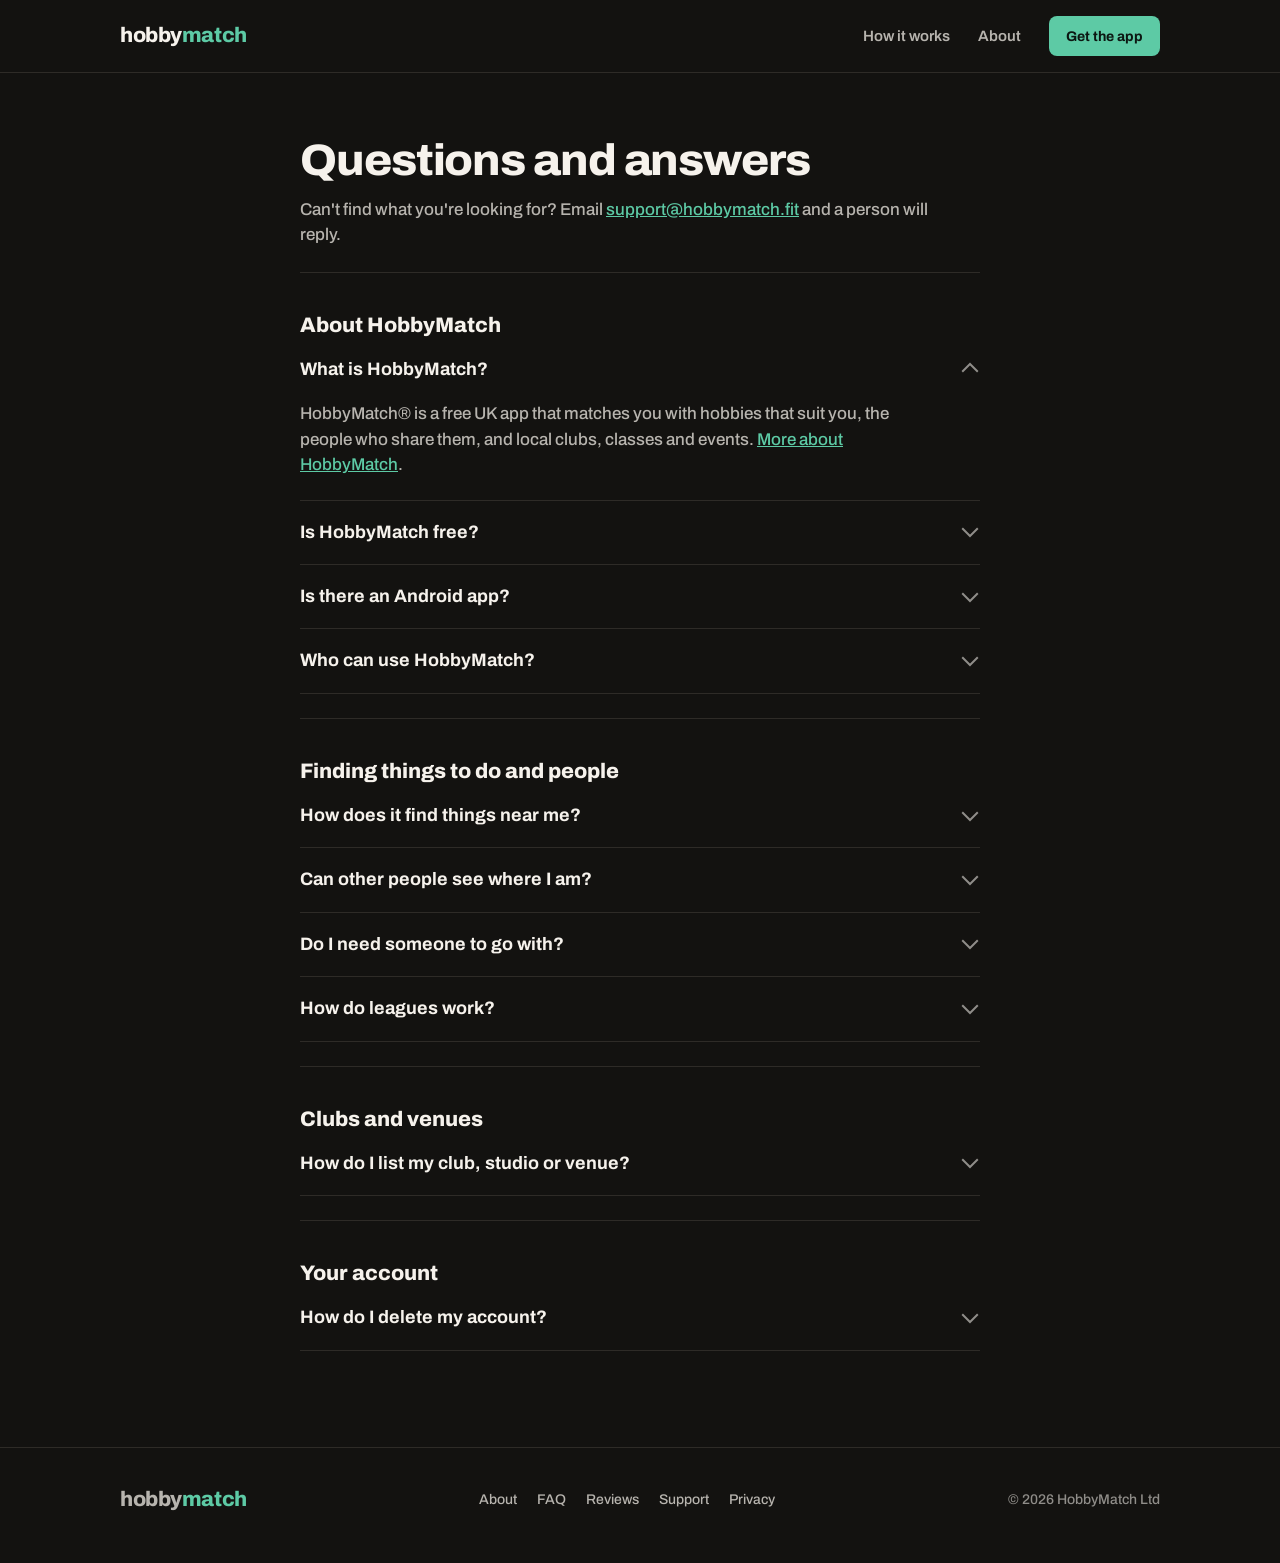
<file: faq.html>
<!DOCTYPE html>
<html lang="en-GB">
<head>
  <meta charset="utf-8">
  <title>Questions and answers | HobbyMatch</title>
  <meta name="viewport" content="width=device-width, initial-scale=1, viewport-fit=cover">
  <meta name="description" content="Answers to common questions about HobbyMatch, the free UK app that matches you with hobbies, the people who share them, and local clubs, classes and events.">
  <link rel="canonical" href="https://hobbymatch.fit/faq">
  <meta name="theme-color" content="#131210">
  <meta name="apple-itunes-app" content="app-id=6762534449">
  <meta property="og:type" content="website">
  <meta property="og:site_name" content="HobbyMatch">
  <meta property="og:locale" content="en_GB">
  <meta property="og:url" content="https://hobbymatch.fit/faq">
  <meta property="og:title" content="HobbyMatch: questions and answers">
  <meta property="og:description" content="HobbyMatch is a free UK app that matches you with hobbies that suit you, the people who share them, and local clubs, classes and events.">
  <meta property="og:image" content="https://hobbymatch.fit/assets/img/og.jpg">
  <link rel="preload" href="/assets/fonts/archivo-var.woff" as="font" type="font/woff" crossorigin>
  <link rel="stylesheet" href="/assets/site.css">
  <link rel="icon" href="/favicon.ico" sizes="48x48">
  <link rel="icon" type="image/png" sizes="192x192" href="/assets/img/icon-192.png">
  <link rel="apple-touch-icon" href="/apple-touch-icon.png">
  <script src="/assets/ref.js" defer></script>
  <!--
    HOW TO EDIT THIS PAGE
    - Every question shown on the page must also be in the FAQPage JSON-LD
      below, with the same wording (Google ignores markup that doesn't match
      what's visible). Plain text only in the JSON "text" values.
    - Questions still waiting for an answer are in the "TODO" comment block
      near the bottom of <main>. To publish one: write the answer, move the
      <details> above that block, and add the same question and answer to the
      JSON-LD.
    - Keep the homepage's short FAQ (index.html, #faq) in step for the
      questions it shares with this page.
  -->
  <script type="application/ld+json">
  {"@context":"https://schema.org","@type":"FAQPage","url":"https://hobbymatch.fit/faq","mainEntity":[
    {"@type":"Question","name":"What is HobbyMatch?","acceptedAnswer":{"@type":"Answer","text":"HobbyMatch is a free UK app that matches you with hobbies that suit you, the people who share them, and local clubs, classes and events."}},
    {"@type":"Question","name":"Is HobbyMatch free?","acceptedAnswer":{"@type":"Answer","text":"Yes. HobbyMatch is free to download on the App Store. The Android version is coming soon."}},
    {"@type":"Question","name":"Is there an Android app?","acceptedAnswer":{"@type":"Answer","text":"Not yet. HobbyMatch is on iPhone now, and the Android version is coming soon."}},
    {"@type":"Question","name":"How does it find things near me?","acceptedAnswer":{"@type":"Answer","text":"You tell it how far you'll travel. HobbyMatch then shows venues, clubs, classes, events and sessions inside that distance, using your phone's location if you allow it."}},
    {"@type":"Question","name":"Can other people see where I am?","acceptedAnswer":{"@type":"Answer","text":"Other people see a general area or a distance, not your exact location. You can also make your profile private in Account, then Private profile."}},
    {"@type":"Question","name":"Do I need someone to go with?","acceptedAnswer":{"@type":"Answer","text":"No. Join a session another hobbyist has posted, follow people near you who do the same thing, or go on your own."}},
    {"@type":"Question","name":"How do leagues work?","acceptedAnswer":{"@type":"Answer","text":"Start a league for anything you play against someone, then invite people with a link. You log a score, the other side confirms it, and the table updates. Run it as a season or keep a rolling table."}},
    {"@type":"Question","name":"Who can use HobbyMatch?","acceptedAnswer":{"@type":"Answer","text":"Anyone aged 13 or over."}},
    {"@type":"Question","name":"How do I list my club, studio or venue?","acceptedAnswer":{"@type":"Answer","text":"Download HobbyMatch, find your club, studio or venue and claim it. It's free. If it isn't there yet, email support@hobbymatch.fit and we'll add it."}},
    {"@type":"Question","name":"How do I delete my account?","acceptedAnswer":{"@type":"Answer","text":"In the app, go to Account, then Delete my account. Your personal data is permanently deleted within 30 days. If you can't sign in, email support@hobbymatch.fit from the address on your account and we'll do it for you."}}
  ]}
  </script>
</head>
<body>
  <header class="nav solid">
    <div class="wrap">
      <a class="wordmark" href="/" aria-label="HobbyMatch home">hobby<span>match</span></a>
      <ul class="nav-links">
        <li class="hide-sm"><a href="/#how">How it works</a></li>
        <li class="hide-sm"><a href="/about">About</a></li>
        <li><a class="btn btn-primary btn-small" href="/#get">Get the app</a></li>
      </ul>
    </div>
  </header>
  <main class="page">
    <div class="wrap">
      <h1>Questions and answers</h1>
      <p>Can't find what you're looking for? Email <a href="mailto:support@hobbymatch.fit">support@hobbymatch.fit</a> and a person will reply.</p>

      <section class="faq" aria-labelledby="faq-about">
        <h2 id="faq-about">About HobbyMatch</h2>
        <details open>
          <summary>What is HobbyMatch?</summary>
          <p>HobbyMatch&reg; is a free UK app that matches you with hobbies that suit you, the people who share them, and local clubs, classes and events. <a href="/about">More about HobbyMatch</a>.</p>
        </details>
        <details>
          <summary>Is HobbyMatch free?</summary>
          <p>Yes. HobbyMatch is free to download on the App Store. The Android version is coming soon.</p>
        </details>
        <details>
          <summary>Is there an Android app?</summary>
          <p>Not yet. HobbyMatch is on <a href="https://apps.apple.com/app/id6762534449">iPhone</a> now, and the Android version is coming soon.</p>
        </details>
        <details>
          <summary>Who can use HobbyMatch?</summary>
          <p>Anyone aged 13 or over.</p>
        </details>
      </section>

      <section class="faq" aria-labelledby="faq-using">
        <h2 id="faq-using">Finding things to do and people</h2>
        <details>
          <summary>How does it find things near me?</summary>
          <p>You tell it how far you'll travel. HobbyMatch then shows venues, clubs, classes, events and sessions inside that distance, using your phone's location if you allow it.</p>
        </details>
        <details>
          <summary>Can other people see where I am?</summary>
          <p>Other people see a general area or a distance, not your exact location. You can also make your profile private in Account, then Private profile. Our <a href="/privacy">privacy policy</a> has the details.</p>
        </details>
        <details>
          <summary>Do I need someone to go with?</summary>
          <p>No. Join a session another hobbyist has posted, follow people near you who do the same thing, or go on your own.</p>
        </details>
        <details>
          <summary>How do leagues work?</summary>
          <p>Start a league for anything you play against someone, then invite people with a link. You log a score, the other side confirms it, and the table updates. Run it as a season or keep a rolling table.</p>
        </details>
      </section>

      <section class="faq" aria-labelledby="faq-clubs">
        <h2 id="faq-clubs">Clubs and venues</h2>
        <details>
          <summary>How do I list my club, studio or venue?</summary>
          <p>Download HobbyMatch, find your club, studio or venue and claim it. It's free. If it isn't there yet, email <a href="mailto:support@hobbymatch.fit">support@hobbymatch.fit</a> and we'll add it. See <a href="/business">HobbyMatch for business</a>.</p>
        </details>
      </section>

      <section class="faq" aria-labelledby="faq-account">
        <h2 id="faq-account">Your account</h2>
        <details>
          <summary>How do I delete my account?</summary>
          <p>In the app, go to Account, then Delete my account. Your personal data is permanently deleted within 30 days. If you can't sign in, email <a href="mailto:support@hobbymatch.fit">support@hobbymatch.fit</a> from the address on your account and we'll do it for you.</p>
        </details>
      </section>

<!--
      TODO(owner): questions waiting for your answers. Not published while
      they're inside this comment. See "HOW TO EDIT THIS PAGE" in <head>.

        <details>
          <summary>Which parts of the UK does HobbyMatch cover?</summary>
          <p>TODO</p>
        </details>
        <details>
          <summary>How are hobbies matched to me?</summary>
          <p>TODO (the privacy policy already says hobby recommendations use Anthropic, so say so plainly here)</p>
        </details>
        <details>
          <summary>How do you estimate what a hobby costs?</summary>
          <p>TODO</p>
        </details>
        <details>
          <summary>Where do the events and venues come from?</summary>
          <p>TODO (the About page lists the sources: clubs and venues themselves, public club calendars, OpenActive open data, Ticketmaster)</p>
        </details>
        <details>
          <summary>Is it safe to meet people from HobbyMatch?</summary>
          <p>TODO (the app has meeting-safety tips, reporting and blocking)</p>
        </details>
        <details>
          <summary>Is HobbyMatch a dating app?</summary>
          <p>TODO</p>
        </details>
        <details>
          <summary>Will HobbyMatch always be free?</summary>
          <p>TODO</p>
        </details>
        <details>
          <summary>Does listing my venue cost anything?</summary>
          <p>TODO</p>
        </details>
-->
    </div>
  </main>
  <footer class="footer">
    <div class="wrap">
      <a class="wordmark" href="/">hobby<span>match</span></a>
      <nav aria-label="Footer">
        <a href="/about">About</a>
        <a href="/faq">FAQ</a>
        <a href="/reviews">Reviews</a>
        <a href="/support">Support</a>
        <a href="/privacy">Privacy</a>
      </nav>
      <span>&copy; 2026 HobbyMatch Ltd</span>
    </div>
  </footer>
</body>
</html>
</file>
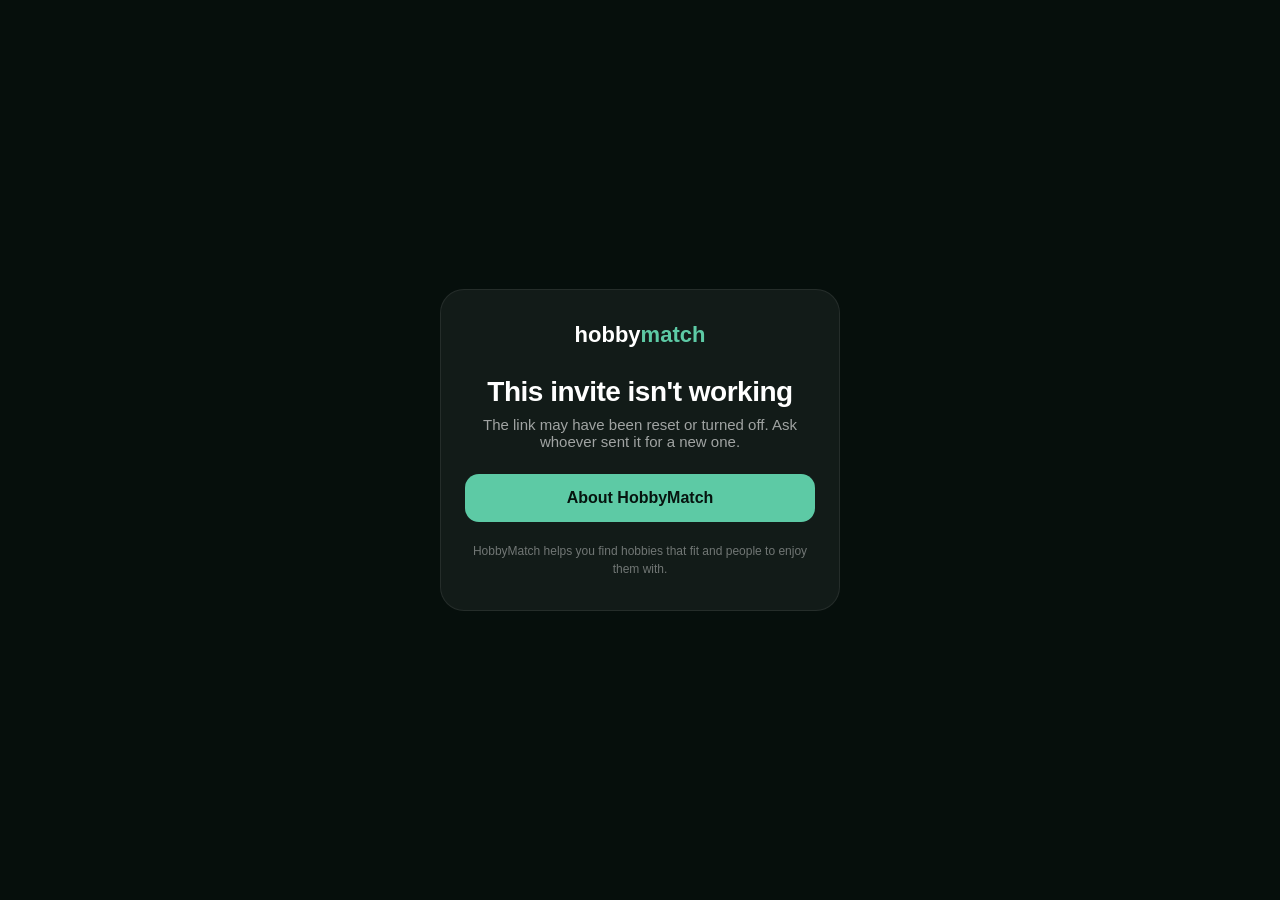
<file: invite.html>
<!DOCTYPE html>
<html lang="en">
<head>
  <meta charset="utf-8">
  <title>You're invited to a league on HobbyMatch</title>
  <meta name="viewport" content="width=device-width, initial-scale=1">
  <meta name="referrer" content="no-referrer">
  <meta name="robots" content="noindex">
  <meta property="og:title" content="Join my league on HobbyMatch">
  <meta property="og:description" content="Play people nearby, log your results and climb the table.">
  <style>
    * { margin: 0; padding: 0; box-sizing: border-box; }
    body { font-family: -apple-system, BlinkMacSystemFont, 'Segoe UI', sans-serif; background: #060f0c; color: #fff;
           min-height: 100vh; display: flex; align-items: center; justify-content: center; padding: 24px 16px; }
    .card { width: 100%; max-width: 400px; background: rgba(255,255,255,0.05); border: 1px solid rgba(255,255,255,0.08);
            border-radius: 24px; padding: 32px 24px; text-align: center; }
    .logo { font-size: 22px; font-weight: 700; }
    .logo span { color: #5DCAA5; }
    .eyebrow { margin-top: 28px; font-size: 12px; font-weight: 700; letter-spacing: 1.5px; color: rgba(255,255,255,0.5); }
    h1 { margin-top: 8px; font-size: 28px; font-weight: 800; letter-spacing: -0.5px; line-height: 1.15; overflow-wrap: anywhere; }
    .meta { margin-top: 8px; font-size: 15px; color: rgba(255,255,255,0.6); min-height: 1.4em; }
    .btn { display: block; margin-top: 24px; background: #5DCAA5; color: #06140f; text-decoration: none; font-weight: 700;
           font-size: 16px; padding: 15px 20px; border-radius: 14px; }
    .stores { margin-top: 14px; display: flex; gap: 10px; }
    .store { flex: 1; display: block; background: #fff; color: #000; text-decoration: none; padding: 11px 8px; border-radius: 12px;
             font-size: 13px; line-height: 1.25; }
    .store.dark { background: #1a1a1a; color: #fff; border: 1px solid rgba(255,255,255,0.12); }
    .store small { display: block; font-size: 10px; opacity: 0.65; }
    .store strong { font-size: 15px; }
    .code-box { margin-top: 28px; padding: 16px; border-radius: 16px; background: rgba(93,202,165,0.08); border: 1px dashed rgba(93,202,165,0.4); }
    .code-label { font-size: 13px; color: rgba(255,255,255,0.65); line-height: 1.45; }
    .code { margin-top: 10px; font-family: ui-monospace, SFMono-Regular, Menlo, monospace; font-size: 26px; font-weight: 700; letter-spacing: 4px; color: #5DCAA5; }
    .copy { margin-top: 10px; background: none; border: 1px solid rgba(255,255,255,0.2); color: #fff; border-radius: 999px;
            padding: 8px 16px; font-size: 13px; font-weight: 600; cursor: pointer; }
    .note { margin-top: 20px; font-size: 12px; color: rgba(255,255,255,0.4); line-height: 1.5; }
    .hidden { display: none; }
  </style>
  <link rel="icon" href="/favicon.ico" sizes="48x48">
  <link rel="icon" type="image/png" sizes="192x192" href="/assets/img/icon-192.png">
  <link rel="apple-touch-icon" href="/apple-touch-icon.png">
</head>
<body>
  <main class="card">
    <div class="logo">hobby<span>match</span></div>

    <div id="invite">
      <p class="eyebrow">YOU'RE INVITED TO</p>
      <h1 id="name">a league on HobbyMatch</h1>
      <p class="meta" id="meta"></p>

      <a class="btn" id="open" href="#">Open in HobbyMatch</a>
      <div class="stores">
        <a class="store" href="https://apps.apple.com/app/id6762534449"><small>Download on the</small><strong>App Store</strong></a>
        <a class="store dark" href="https://play.google.com/store/apps/details?id=com.hobbymatchofficial.app"><small>Get it on</small><strong>Google Play</strong></a>
      </div>

      <div class="code-box">
        <p class="code-label">New to HobbyMatch? Install it, then tap your invite link again, or go to <b>Leagues</b> and tap <b>Have an invite code?</b></p>
        <p class="code" id="code"></p>
        <button class="copy" id="copy" type="button">Copy code</button>
      </div>
    </div>

    <div id="missing" class="hidden">
      <h1 style="margin-top:28px">This invite isn't working</h1>
      <p class="meta">The link may have been reset or turned off. Ask whoever sent it for a new one.</p>
      <a class="btn" href="/">About HobbyMatch</a>
    </div>

    <p class="note">HobbyMatch helps you find hobbies that fit and people to enjoy them with.</p>
  </main>
  <script>
    (function () {
      var API = 'https://hobbymatch-api-production.up.railway.app';
      var m = /^\/l\/([^\/?#]+)\/?$/.exec(location.pathname);
      var code = m ? decodeURIComponent(m[1]).toUpperCase().replace(/[\s-]/g, '') : '';
      var valid = /^[A-HJKMNP-Z2-9]{8}$/.test(code);
      var el = function (id) { return document.getElementById(id); };
      function showMissing() { el('invite').classList.add('hidden'); el('missing').classList.remove('hidden'); }
      if (!valid) { showMissing(); return; }

      el('code').textContent = code;
      el('open').href = 'hobbymatch://l/' + code;
      el('copy').addEventListener('click', function () {
        var done = function () { el('copy').textContent = 'Copied'; };
        if (navigator.clipboard && navigator.clipboard.writeText) navigator.clipboard.writeText(code).then(done, function () {});
      });

      fetch(API + '/api/leagues/invite/' + code, { headers: { Accept: 'application/json' } })
        .then(function (r) {
          if (r.status === 404) { showMissing(); return null; }
          return r.ok ? r.json() : null;
        })
        .then(function (body) {
          var l = body && body.league;
          if (!l) return;
          var cap = function (s) { return s ? s.charAt(0).toUpperCase() + s.slice(1) : ''; };
          el('name').textContent = l.name;
          document.title = 'Join ' + l.name + ' on HobbyMatch';
          var parts = [cap(l.hobby), l.kind === 'teams' ? 'Teams' : '1 v 1', l.member_count + (l.member_count === 1 ? ' member' : ' members')];
          if (l.status === 'finished') parts.push('Season finished');
          el('meta').textContent = parts.join(' · ');
        })
        .catch(function () { /* the page still works without the details */ });
    })();
  </script>
</body>
</html>
</file>
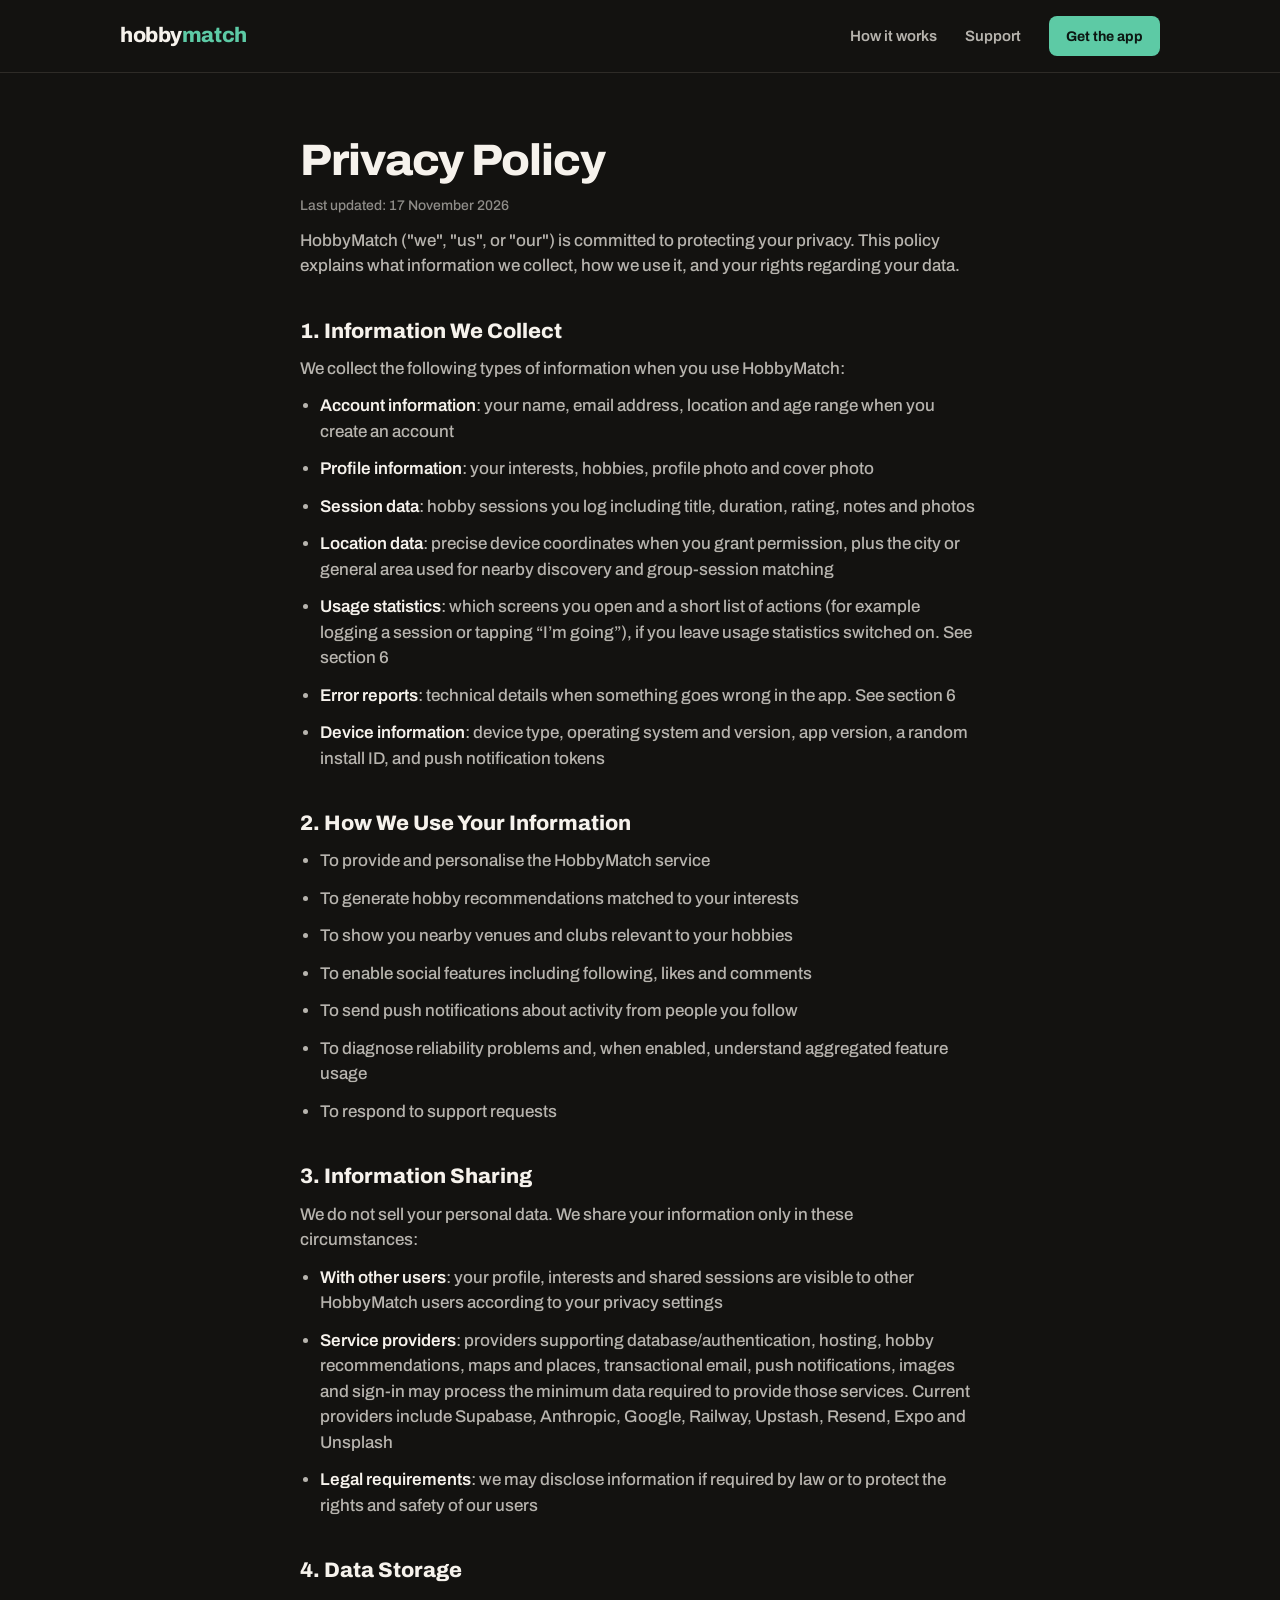
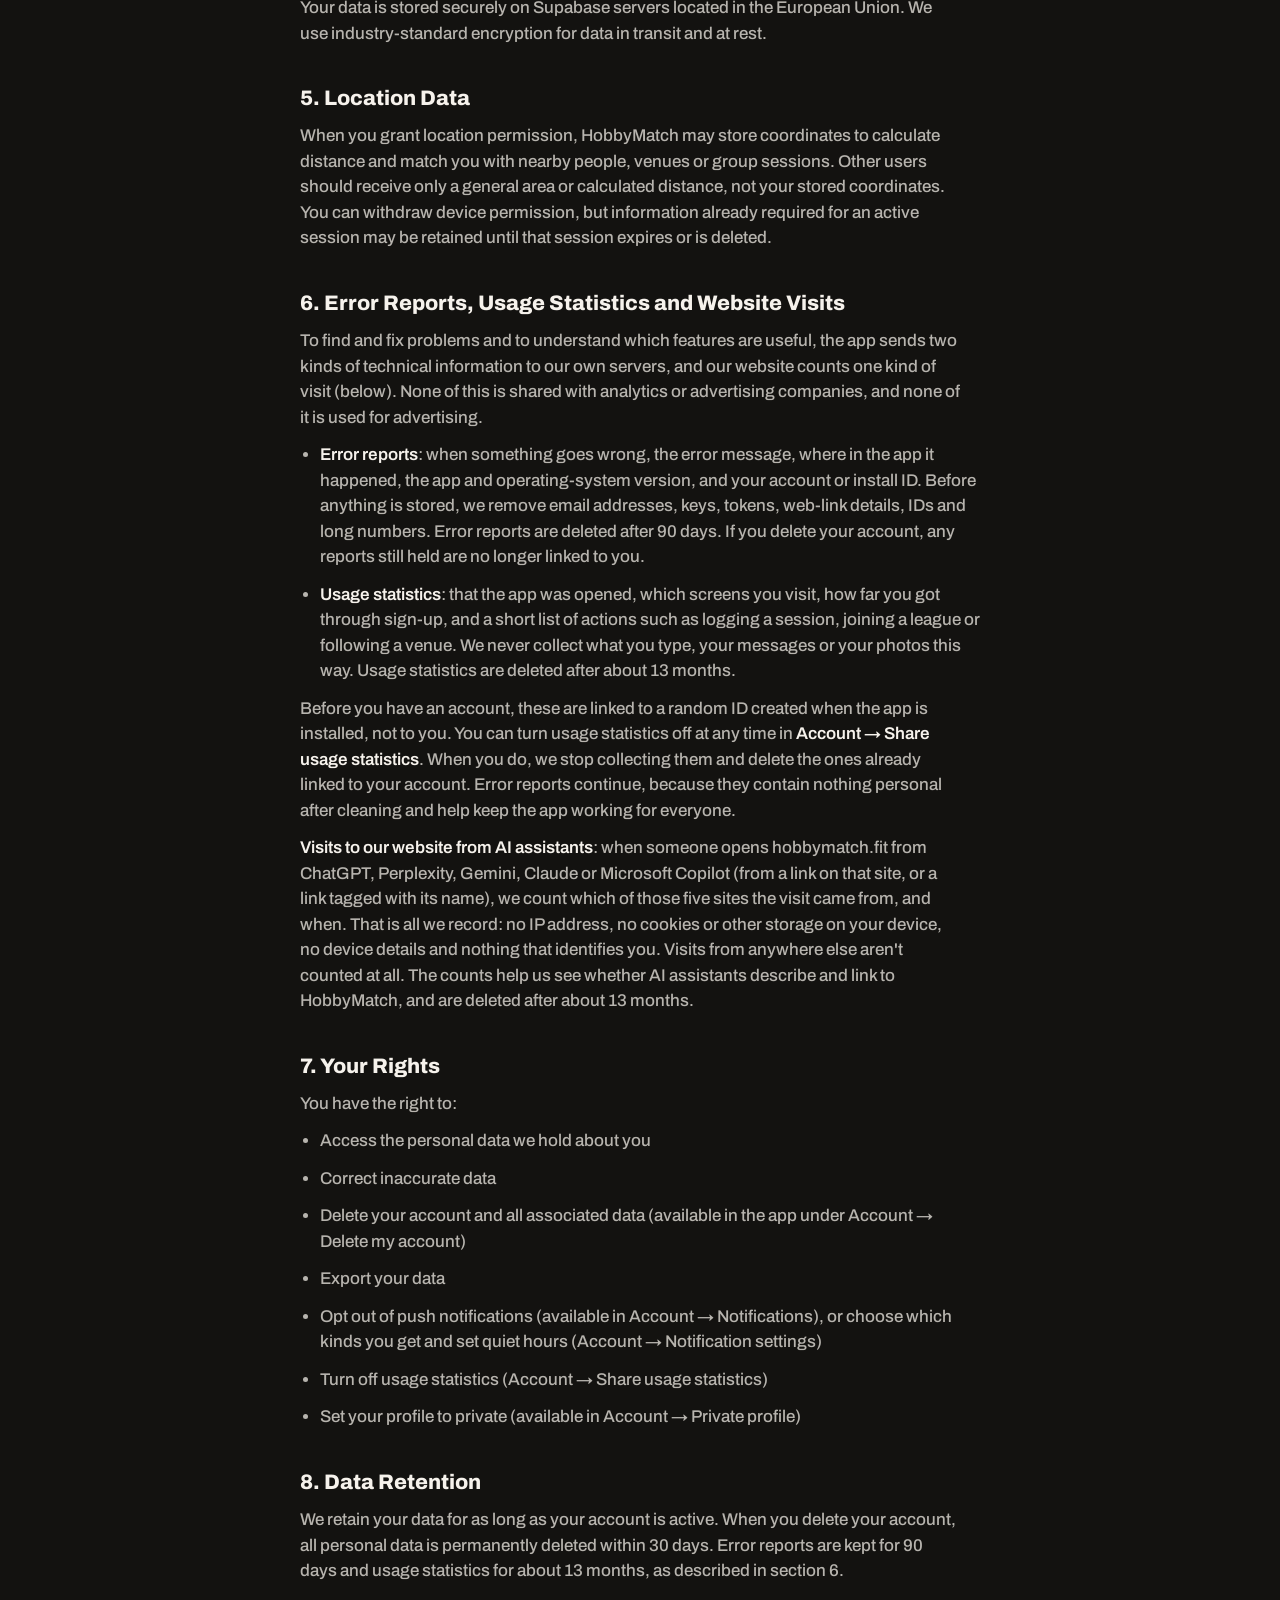
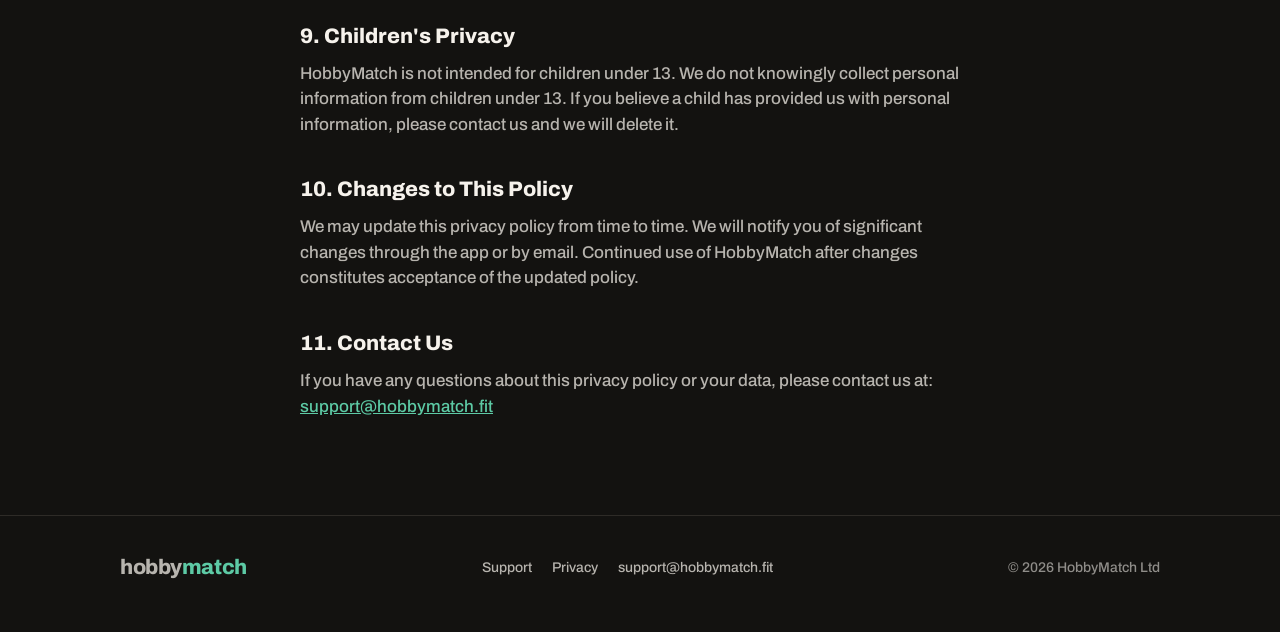
<file: privacy.html>
<!DOCTYPE html>
<html lang="en-GB">
<head>
  <meta charset="utf-8">
  <title>Privacy policy | HobbyMatch</title>
  <meta name="viewport" content="width=device-width, initial-scale=1, viewport-fit=cover">
  <meta name="description" content="How HobbyMatch collects, uses and protects your information.">
  <link rel="canonical" href="https://hobbymatch.fit/privacy">
  <meta name="theme-color" content="#131210">
  <link rel="preload" href="/assets/fonts/archivo-var.woff" as="font" type="font/woff" crossorigin>
  <link rel="stylesheet" href="/assets/site.css">
  <link rel="icon" href="/favicon.ico" sizes="48x48">
  <link rel="icon" type="image/png" sizes="192x192" href="/assets/img/icon-192.png">
  <link rel="apple-touch-icon" href="/apple-touch-icon.png">
  <script src="/assets/ref.js" defer></script>
</head>
<body>
  <header class="nav solid">
    <div class="wrap">
      <a class="wordmark" href="/">hobby<span>match</span></a>
      <ul class="nav-links">
        <li class="hide-sm"><a href="/#how">How it works</a></li>
        <li class="hide-sm"><a href="/support">Support</a></li>
        <li><a class="btn btn-primary btn-small" href="/#get">Get the app</a></li>
      </ul>
    </div>
  </header>
  <main class="page">
    <div class="wrap">
<h1>Privacy Policy</h1>
    <p class="updated">Last updated: 17 November 2026</p>

    <p>HobbyMatch ("we", "us", or "our") is committed to protecting your privacy. This policy explains what information we collect, how we use it, and your rights regarding your data.</p>

    <h2>1. Information We Collect</h2>
    <p>We collect the following types of information when you use HobbyMatch:</p>
    <ul>
      <li><strong>Account information</strong>: your name, email address, location and age range when you create an account</li>
      <li><strong>Profile information</strong>: your interests, hobbies, profile photo and cover photo</li>
      <li><strong>Session data</strong>: hobby sessions you log including title, duration, rating, notes and photos</li>
      <li><strong>Location data</strong>: precise device coordinates when you grant permission, plus the city or general area used for nearby discovery and group-session matching</li>
      <li><strong>Usage statistics</strong>: which screens you open and a short list of actions (for example logging a session or tapping “I’m going”), if you leave usage statistics switched on. See section 6</li>
      <li><strong>Error reports</strong>: technical details when something goes wrong in the app. See section 6</li>
      <li><strong>Device information</strong>: device type, operating system and version, app version, a random install ID, and push notification tokens</li>
    </ul>

    <h2>2. How We Use Your Information</h2>
    <ul>
      <li>To provide and personalise the HobbyMatch service</li>
      <li>To generate hobby recommendations matched to your interests</li>
      <li>To show you nearby venues and clubs relevant to your hobbies</li>
      <li>To enable social features including following, likes and comments</li>
      <li>To send push notifications about activity from people you follow</li>
      <li>To diagnose reliability problems and, when enabled, understand aggregated feature usage</li>
      <li>To respond to support requests</li>
    </ul>

    <h2>3. Information Sharing</h2>
    <p>We do not sell your personal data. We share your information only in these circumstances:</p>
    <ul>
      <li><strong>With other users</strong>: your profile, interests and shared sessions are visible to other HobbyMatch users according to your privacy settings</li>
      <li><strong>Service providers</strong>: providers supporting database/authentication, hosting, hobby recommendations, maps and places, transactional email, push notifications, images and sign-in may process the minimum data required to provide those services. Current providers include Supabase, Anthropic, Google, Railway, Upstash, Resend, Expo and Unsplash</li>
      <li><strong>Legal requirements</strong>: we may disclose information if required by law or to protect the rights and safety of our users</li>
    </ul>

    <h2>4. Data Storage</h2>
    <p>Your data is stored securely on Supabase servers located in the European Union. We use industry-standard encryption for data in transit and at rest.</p>

    <h2>5. Location Data</h2>
    <p>When you grant location permission, HobbyMatch may store coordinates to calculate distance and match you with nearby people, venues or group sessions. Other users should receive only a general area or calculated distance, not your stored coordinates. You can withdraw device permission, but information already required for an active session may be retained until that session expires or is deleted.</p>

    <h2>6. Error Reports, Usage Statistics and Website Visits</h2>
    <p>To find and fix problems and to understand which features are useful, the app sends two kinds of technical information to our own servers, and our website counts one kind of visit (below). None of this is shared with analytics or advertising companies, and none of it is used for advertising.</p>
    <ul>
      <li><strong>Error reports</strong>: when something goes wrong, the error message, where in the app it happened, the app and operating-system version, and your account or install ID. Before anything is stored, we remove email addresses, keys, tokens, web-link details, IDs and long numbers. Error reports are deleted after 90 days. If you delete your account, any reports still held are no longer linked to you.</li>
      <li><strong>Usage statistics</strong>: that the app was opened, which screens you visit, how far you got through sign-up, and a short list of actions such as logging a session, joining a league or following a venue. We never collect what you type, your messages or your photos this way. Usage statistics are deleted after about 13 months.</li>
    </ul>
    <p>Before you have an account, these are linked to a random ID created when the app is installed, not to you. You can turn usage statistics off at any time in <strong>Account → Share usage statistics</strong>. When you do, we stop collecting them and delete the ones already linked to your account. Error reports continue, because they contain nothing personal after cleaning and help keep the app working for everyone.</p>
    <p><strong>Visits to our website from AI assistants</strong>: when someone opens hobbymatch.fit from ChatGPT, Perplexity, Gemini, Claude or Microsoft Copilot (from a link on that site, or a link tagged with its name), we count which of those five sites the visit came from, and when. That is all we record: no IP address, no cookies or other storage on your device, no device details and nothing that identifies you. Visits from anywhere else aren't counted at all. The counts help us see whether AI assistants describe and link to HobbyMatch, and are deleted after about 13 months.</p>

    <h2>7. Your Rights</h2>
    <p>You have the right to:</p>
    <ul>
      <li>Access the personal data we hold about you</li>
      <li>Correct inaccurate data</li>
      <li>Delete your account and all associated data (available in the app under Account → Delete my account)</li>
      <li>Export your data</li>
      <li>Opt out of push notifications (available in Account → Notifications), or choose which kinds you get and set quiet hours (Account → Notification settings)</li>
      <li>Turn off usage statistics (Account → Share usage statistics)</li>
      <li>Set your profile to private (available in Account → Private profile)</li>
    </ul>

    <h2>8. Data Retention</h2>
    <p>We retain your data for as long as your account is active. When you delete your account, all personal data is permanently deleted within 30 days. Error reports are kept for 90 days and usage statistics for about 13 months, as described in section 6.</p>

    <h2>9. Children's Privacy</h2>
    <p>HobbyMatch is not intended for children under 13. We do not knowingly collect personal information from children under 13. If you believe a child has provided us with personal information, please contact us and we will delete it.</p>

    <h2>10. Changes to This Policy</h2>
    <p>We may update this privacy policy from time to time. We will notify you of significant changes through the app or by email. Continued use of HobbyMatch after changes constitutes acceptance of the updated policy.</p>

    <h2>11. Contact Us</h2>
    <p>If you have any questions about this privacy policy or your data, please contact us at:<br>
    <a href="mailto:support@hobbymatch.fit">support@hobbymatch.fit</a></p>
    </div>
  </main>
  <footer class="footer">
    <div class="wrap">
      <a class="wordmark" href="/">hobby<span>match</span></a>
      <nav aria-label="Footer">
        <a href="/support">Support</a>
        <a href="/privacy">Privacy</a>
        <a href="mailto:support@hobbymatch.fit">support@hobbymatch.fit</a>
      </nav>
      <span>&copy; 2026 HobbyMatch Ltd</span>
    </div>
  </footer>
</body>
</html>
</file>
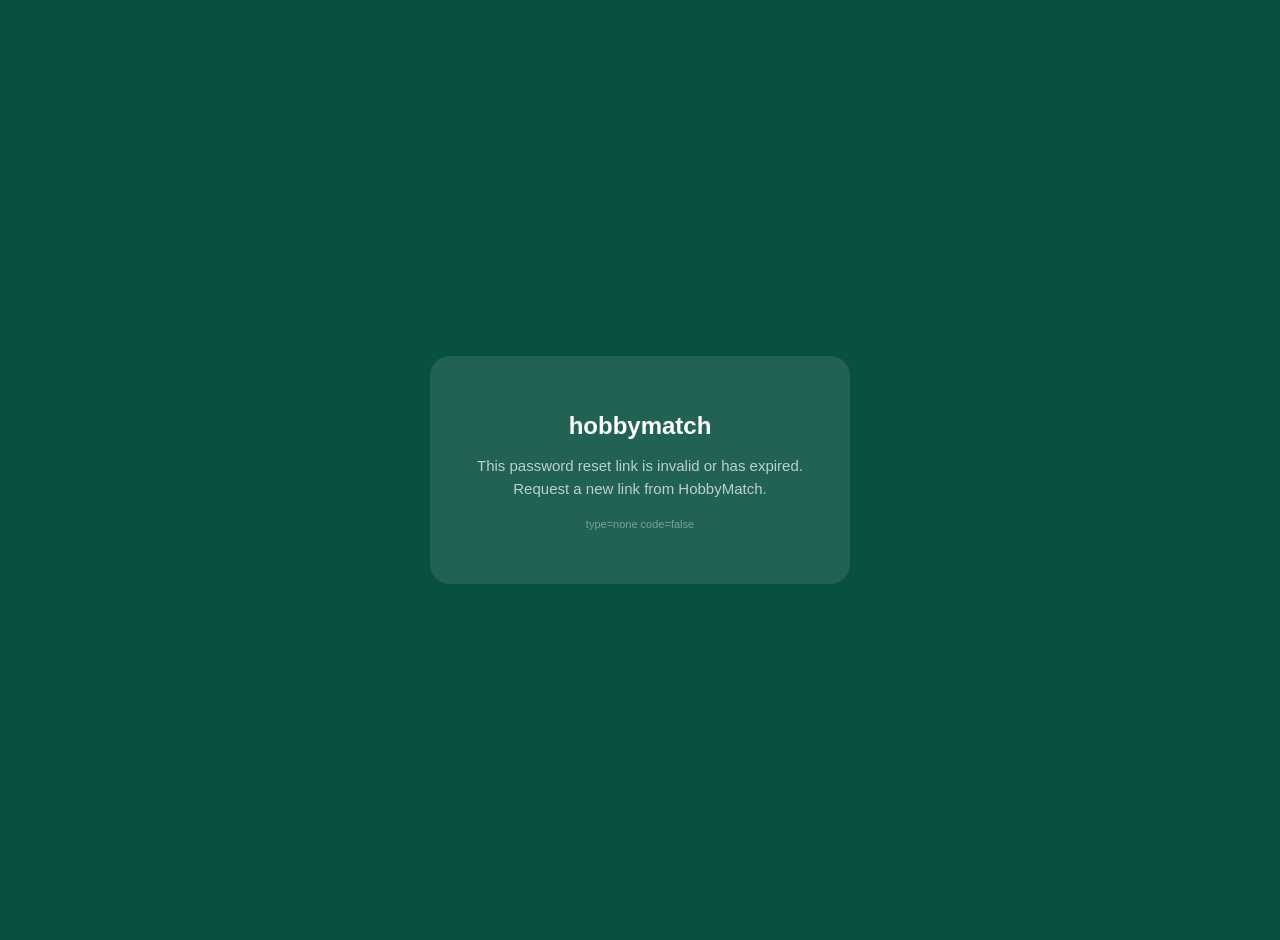
<file: reset.html>
<!DOCTYPE html>
<html>
<head>
  <meta charset="utf-8">
  <meta name="referrer" content="no-referrer">
  <title>Reset your password | HobbyMatch</title>
  <meta name="viewport" content="width=device-width, initial-scale=1">
  <style>
    body { font-family: -apple-system, sans-serif; background: #085041; color: #fff;
           display: flex; align-items: center; justify-content: center;
           min-height: 100vh; margin: 0; text-align: center; padding: 20px; }
    .card { background: rgba(255,255,255,0.1); border-radius: 20px; padding: 40px 30px; max-width: 360px; }
    h1 { font-size: 24px; margin-bottom: 8px; }
    p { color: rgba(255,255,255,0.7); font-size: 15px; line-height: 1.5; }
    .btn { display: inline-block; margin-top: 24px; background: #1D9E75;
           color: #fff; text-decoration: none; padding: 14px 32px;
           border-radius: 999px; font-weight: 600; font-size: 16px; }
    .debug { font-size: 11px; color: rgba(255,255,255,0.4); margin-top: 16px; word-break: break-all; }
  </style>
  <link rel="icon" href="/favicon.ico" sizes="48x48">
  <link rel="icon" type="image/png" sizes="192x192" href="/assets/img/icon-192.png">
  <link rel="apple-touch-icon" href="/apple-touch-icon.png">
</head>
<body>
  <div class="card">
    <h1>hobbymatch</h1>
    <p>Opening the app to reset your password…</p>
    <a class="btn" id="openApp" href="#">Open HobbyMatch</a>
    <p class="debug" id="debug"></p>
  </div>
  <script>
    function getParams() {
      const params = {};
      window.location.search.substring(1).split('&').forEach(p => {
        const [k, v] = p.split('=');
        if (k) params[k] = decodeURIComponent(v || '');
      });
      window.location.hash.substring(1).split('&').forEach(p => {
        const [k, v] = p.split('=');
        if (k) params[k] = decodeURIComponent(v || '');
      });
      return params;
    }

    const params = getParams();
    const type            = params.type || 'none';

    document.getElementById('debug').textContent =
      'type=' + type +
      ' code=' + !!params.code;

    // Only a PKCE code is forwarded. It can only be redeemed by the app
    // install that requested the reset (it holds the matching verifier), so
    // passing it through this page is safe. Token hashes are no longer
    // forwarded: they work on any device, which let a crafted link sign
    // someone into another person's account.
    let deepLink = 'hobbymatch://reset-password?type=recovery';
    if (params.code) deepLink += '&code=' + encodeURIComponent(params.code);

    window.history.replaceState({}, document.title, '/reset-password');

    if (!params.code) {
      document.querySelector('.card p').textContent = 'This password reset link is invalid or has expired. Request a new link from HobbyMatch.';
      document.getElementById('openApp').style.display = 'none';
    }

    document.getElementById('openApp').href = deepLink;
    if (params.code) setTimeout(() => { window.location.href = deepLink; }, 500);
  </script>
</body>
</html>
</file>
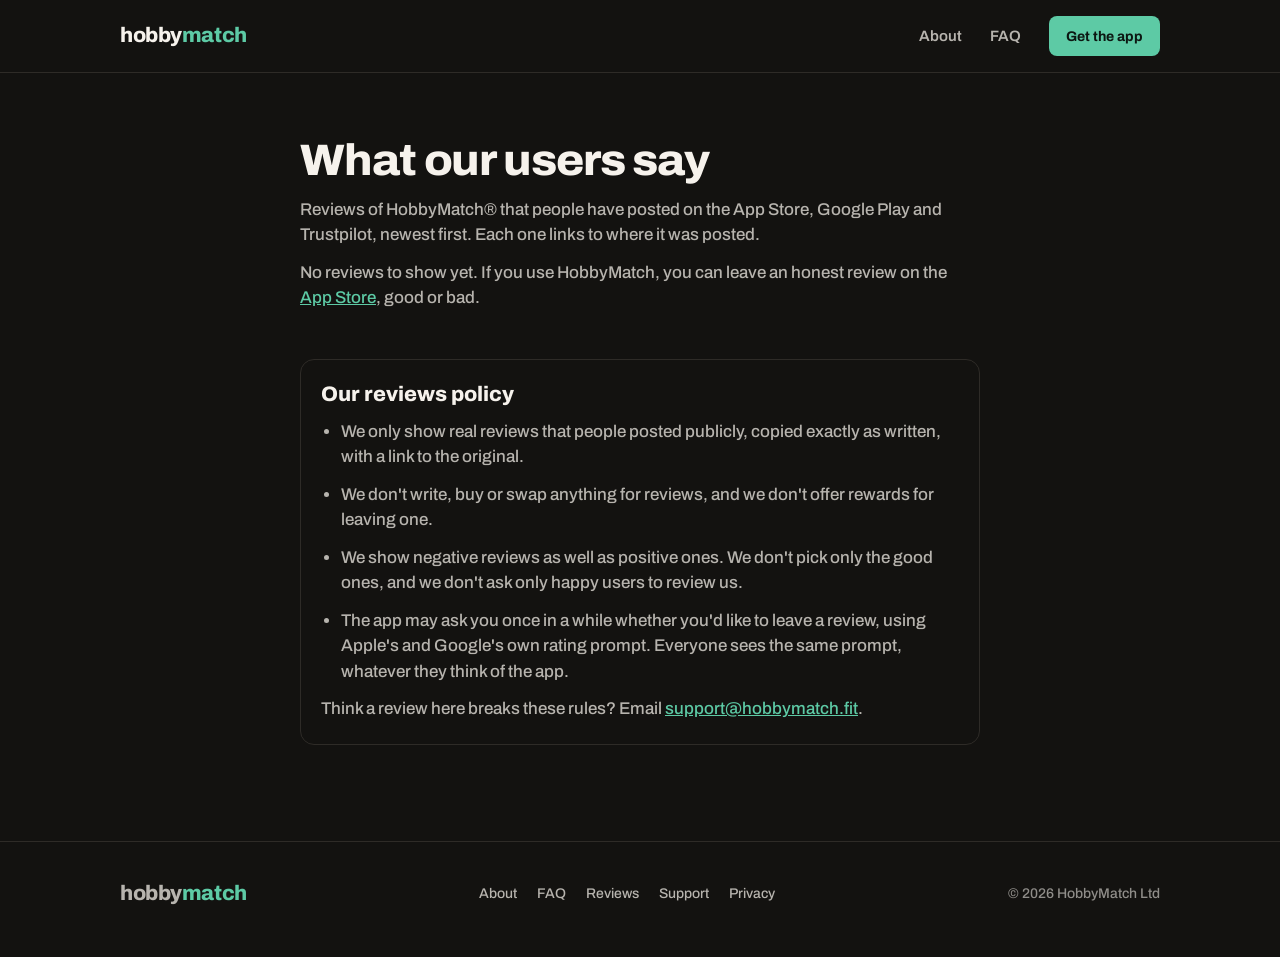
<file: reviews.html>
<!DOCTYPE html>
<html lang="en-GB">
<head>
  <meta charset="utf-8">
  <!-- Generated by scripts/build-reviews.mjs from data/reviews.json. Edit those, not this file. -->
  <title>What our users say | HobbyMatch</title>
  <meta name="viewport" content="width=device-width, initial-scale=1, viewport-fit=cover">
  <meta name="description" content="Reviews of HobbyMatch from the App Store, Google Play and Trustpilot, shown as written, good and bad, with a link to each one.">
  <link rel="canonical" href="https://hobbymatch.fit/reviews">
  <meta name="theme-color" content="#131210">
  <meta property="og:type" content="website">
  <meta property="og:site_name" content="HobbyMatch">
  <meta property="og:locale" content="en_GB">
  <meta property="og:url" content="https://hobbymatch.fit/reviews">
  <meta property="og:title" content="What our users say about HobbyMatch">
  <meta property="og:image" content="https://hobbymatch.fit/assets/img/og.jpg">
  <link rel="preload" href="/assets/fonts/archivo-var.woff" as="font" type="font/woff" crossorigin>
  <link rel="stylesheet" href="/assets/site.css">
  <link rel="icon" href="/favicon.ico" sizes="48x48">
  <link rel="icon" type="image/png" sizes="192x192" href="/assets/img/icon-192.png">
  <link rel="apple-touch-icon" href="/apple-touch-icon.png">
  <script src="/assets/ref.js" defer></script>
</head>
<body>
  <header class="nav solid">
    <div class="wrap">
      <a class="wordmark" href="/" aria-label="HobbyMatch home">hobby<span>match</span></a>
      <ul class="nav-links">
        <li class="hide-sm"><a href="/about">About</a></li>
        <li class="hide-sm"><a href="/faq">FAQ</a></li>
        <li><a class="btn btn-primary btn-small" href="/#get">Get the app</a></li>
      </ul>
    </div>
  </header>
  <main class="page">
    <div class="wrap">
      <h1>What our users say</h1>
      <p>Reviews of HobbyMatch&reg; that people have posted on the App Store, Google Play and Trustpilot, newest first. Each one links to where it was posted.</p>
      <p>No reviews to show yet. If you use HobbyMatch, you can leave an honest review on the <a href="https://apps.apple.com/app/id6762534449">App Store</a>, good or bad.</p>
      <section class="policy" aria-labelledby="policy">
        <h2 id="policy">Our reviews policy</h2>
        <ul>
          <li>We only show real reviews that people posted publicly, copied exactly as written, with a link to the original.</li>
          <li>We don't write, buy or swap anything for reviews, and we don't offer rewards for leaving one.</li>
          <li>We show negative reviews as well as positive ones. We don't pick only the good ones, and we don't ask only happy users to review us.</li>
          <li>The app may ask you once in a while whether you'd like to leave a review, using Apple's and Google's own rating prompt. Everyone sees the same prompt, whatever they think of the app.</li>
        </ul>
        <p>Think a review here breaks these rules? Email <a href="mailto:support@hobbymatch.fit">support@hobbymatch.fit</a>.</p>
      </section>
    </div>
  </main>
  <footer class="footer">
    <div class="wrap">
      <a class="wordmark" href="/">hobby<span>match</span></a>
      <nav aria-label="Footer">
        <a href="/about">About</a>
        <a href="/faq">FAQ</a>
        <a href="/reviews">Reviews</a>
        <a href="/support">Support</a>
        <a href="/privacy">Privacy</a>
      </nav>
      <span>&copy; 2026 HobbyMatch Ltd</span>
    </div>
  </footer>
</body>
</html>
</file>
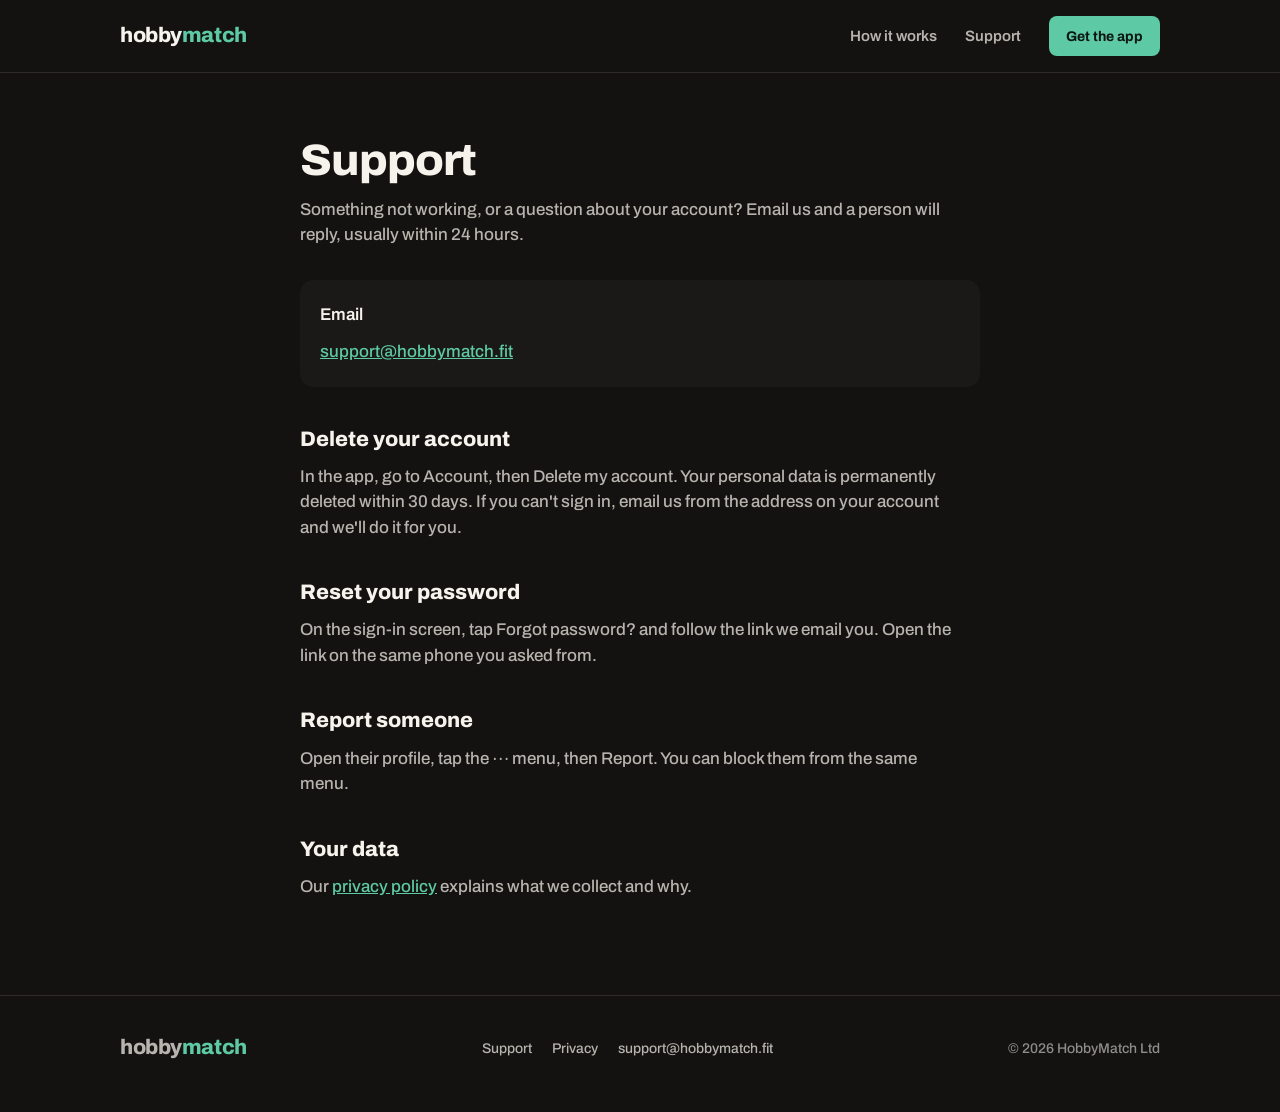
<file: support.html>
<!DOCTYPE html>
<html lang="en-GB">
<head>
  <meta charset="utf-8">
  <title>Support | HobbyMatch</title>
  <meta name="viewport" content="width=device-width, initial-scale=1, viewport-fit=cover">
  <meta name="description" content="Get help with HobbyMatch.">
  <link rel="canonical" href="https://hobbymatch.fit/support">
  <meta name="theme-color" content="#131210">
  <link rel="preload" href="/assets/fonts/archivo-var.woff" as="font" type="font/woff" crossorigin>
  <link rel="stylesheet" href="/assets/site.css">
  <link rel="icon" href="/favicon.ico" sizes="48x48">
  <link rel="icon" type="image/png" sizes="192x192" href="/assets/img/icon-192.png">
  <link rel="apple-touch-icon" href="/apple-touch-icon.png">
  <script src="/assets/ref.js" defer></script>
</head>
<body>
  <header class="nav solid">
    <div class="wrap">
      <a class="wordmark" href="/">hobby<span>match</span></a>
      <ul class="nav-links">
        <li class="hide-sm"><a href="/#how">How it works</a></li>
        <li class="hide-sm"><a href="/support">Support</a></li>
        <li><a class="btn btn-primary btn-small" href="/#get">Get the app</a></li>
      </ul>
    </div>
  </header>
  <main class="page">
    <div class="wrap">
<h1>Support</h1>
<p>Something not working, or a question about your account? Email us and a person will reply, usually within 24 hours.</p>
<div class="contact-card">
  <p><strong>Email</strong></p>
  <p><a href="mailto:support@hobbymatch.fit">support@hobbymatch.fit</a></p>
</div>
<h2>Delete your account</h2>
<p>In the app, go to Account, then Delete my account. Your personal data is permanently deleted within 30 days. If you can't sign in, email us from the address on your account and we'll do it for you.</p>
<h2>Reset your password</h2>
<p>On the sign-in screen, tap Forgot password? and follow the link we email you. Open the link on the same phone you asked from.</p>
<h2>Report someone</h2>
<p>Open their profile, tap the ⋯ menu, then Report. You can block them from the same menu.</p>
<h2>Your data</h2>
<p>Our <a href="/privacy">privacy policy</a> explains what we collect and why.</p>
    </div>
  </main>
  <footer class="footer">
    <div class="wrap">
      <a class="wordmark" href="/">hobby<span>match</span></a>
      <nav aria-label="Footer">
        <a href="/support">Support</a>
        <a href="/privacy">Privacy</a>
        <a href="mailto:support@hobbymatch.fit">support@hobbymatch.fit</a>
      </nav>
      <span>&copy; 2026 HobbyMatch Ltd</span>
    </div>
  </footer>
</body>
</html>
</file>
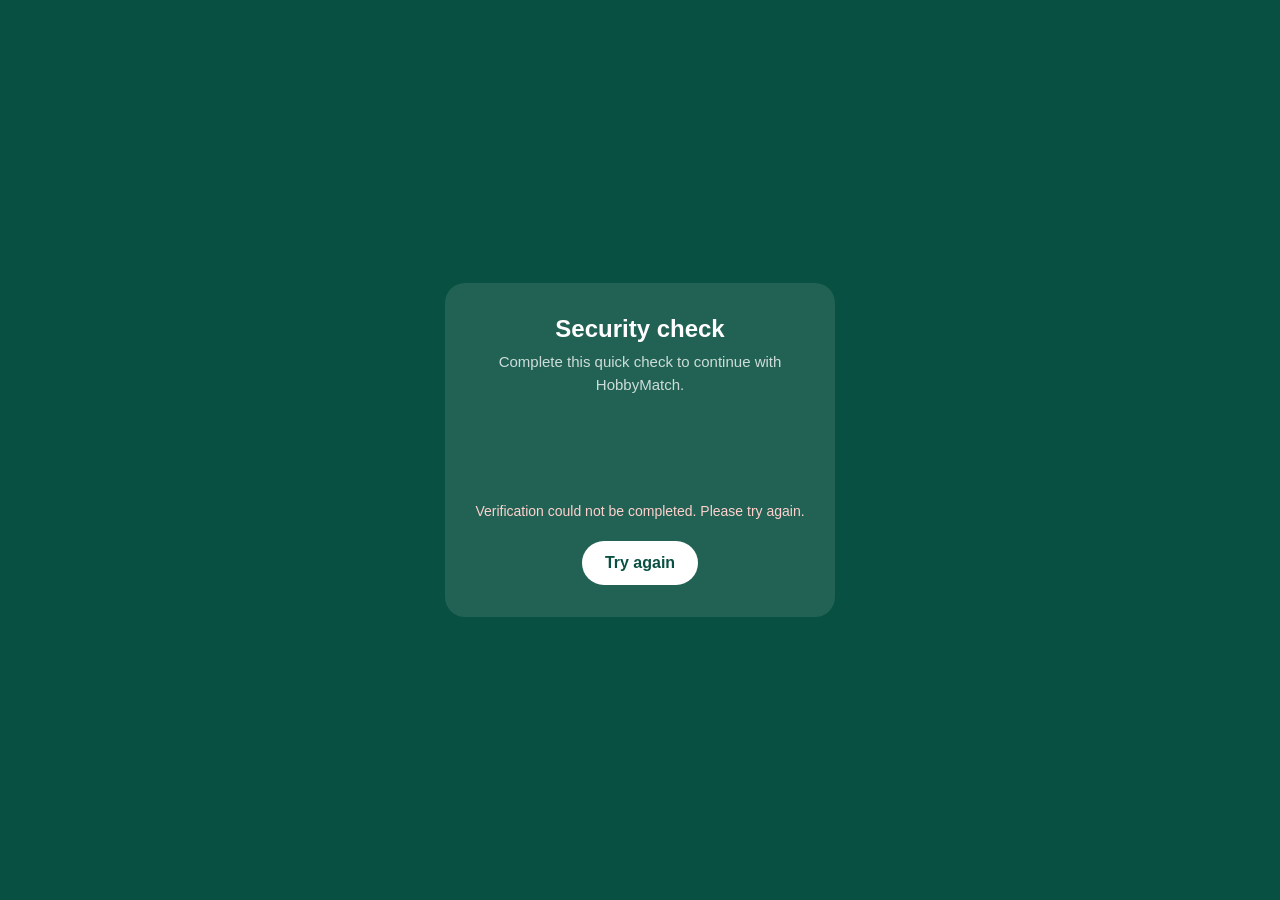
<file: turnstile.html>
<!DOCTYPE html>
<html lang="en">
<head>
  <meta charset="utf-8">
  <meta name="viewport" content="width=device-width, initial-scale=1, viewport-fit=cover">
  <meta name="referrer" content="no-referrer">
  <title>Security check | HobbyMatch</title>
  <style>
    :root {
      color-scheme: light dark;
      font-family: -apple-system, BlinkMacSystemFont, "Segoe UI", sans-serif;
      background: #085041;
      color: #fff;
    }

    * { box-sizing: border-box; }

    body {
      min-height: 100vh;
      min-height: 100dvh;
      margin: 0;
      padding: max(24px, env(safe-area-inset-top)) 20px max(24px, env(safe-area-inset-bottom));
      display: flex;
      align-items: center;
      justify-content: center;
      background: #085041;
    }

    main {
      width: min(100%, 390px);
      padding: 32px 20px;
      border-radius: 20px;
      background: rgba(255, 255, 255, 0.1);
      text-align: center;
    }

    h1 {
      margin: 0 0 8px;
      font-size: 24px;
    }

    p {
      margin: 0;
      color: rgba(255, 255, 255, 0.78);
      font-size: 15px;
      line-height: 1.5;
    }

    #turnstile-widget {
      min-height: 65px;
      margin: 24px auto 16px;
      display: flex;
      align-items: center;
      justify-content: center;
    }

    #status {
      min-height: 24px;
      font-size: 14px;
    }

    #status[data-state="success"] { color: #b8f3d9; }
    #status[data-state="error"] { color: #ffd1cd; }

    button {
      margin-top: 16px;
      padding: 12px 22px;
      border: 1px solid rgba(255, 255, 255, 0.35);
      border-radius: 999px;
      background: #fff;
      color: #085041;
      font: inherit;
      font-weight: 700;
      cursor: pointer;
    }

    button:focus-visible {
      outline: 3px solid #fff;
      outline-offset: 3px;
    }

    [hidden] { display: none !important; }
  </style>
  <link rel="icon" href="/favicon.ico" sizes="48x48">
  <link rel="icon" type="image/png" sizes="192x192" href="/assets/img/icon-192.png">
  <link rel="apple-touch-icon" href="/apple-touch-icon.png">
</head>
<body>
  <main aria-labelledby="page-title">
    <h1 id="page-title">Security check</h1>
    <p>Complete this quick check to continue with HobbyMatch.</p>

    <div id="turnstile-widget" aria-label="Cloudflare security check"></div>

    <p id="status" role="status" aria-live="polite">Loading security check…</p>
    <button id="retry" type="button" hidden>Try again</button>

    <noscript>
      <p>This security check requires JavaScript. Enable JavaScript and try again.</p>
    </noscript>
  </main>

  <script>
    (function () {
      'use strict';

      // Public site key used only to render the Turnstile widget.
      var TURNSTILE_SITE_KEY = '0x4AAAAAAE-hr7IyqiWLnfTc';
      var widgetId = null;
      var loadTimer = null;
      var status = document.getElementById('status');
      var retryButton = document.getElementById('retry');

      function setStatus(state, message, canRetry) {
        status.dataset.state = state;
        status.textContent = message;
        status.setAttribute('role', state === 'error' ? 'alert' : 'status');
        status.setAttribute('aria-live', state === 'error' ? 'assertive' : 'polite');
        retryButton.hidden = !canRetry;
      }

      function handleSuccess(token) {
        setStatus('success', 'Verification complete.', false);

        if (
          window.ReactNativeWebView &&
          typeof window.ReactNativeWebView.postMessage === 'function'
        ) {
          window.ReactNativeWebView.postMessage(JSON.stringify({
            type: 'turnstile-success',
            token: token
          }));
        }
      }

      function handleExpired() {
        setStatus('error', 'Verification expired. Please try again.', true);
      }

      function handleError() {
        setStatus('error', 'Verification could not be completed. Please try again.', true);
        return true;
      }

      function handleTimeout() {
        setStatus('error', 'Verification timed out. Please try again.', true);
      }

      function handleUnsupported() {
        setStatus(
          'error',
          'This browser cannot complete the security check. Please update it or try another browser.',
          true
        );
      }

      function resetChallenge() {
        setStatus('loading', 'Loading security check…', false);

        if (
          window.turnstile &&
          typeof window.turnstile.reset === 'function' &&
          widgetId !== null
        ) {
          window.turnstile.reset(widgetId);
          return;
        }

        window.location.reload();
      }

      retryButton.addEventListener('click', resetChallenge);

      window.hobbyMatchTurnstileLoaded = function () {
        window.clearTimeout(loadTimer);

        if (
          !window.JSON ||
          typeof window.JSON.stringify !== 'function' ||
          !window.turnstile ||
          typeof window.turnstile.render !== 'function'
        ) {
          handleUnsupported();
          return;
        }

        try {
          widgetId = window.turnstile.render('#turnstile-widget', {
            sitekey: TURNSTILE_SITE_KEY,
            theme: 'auto',
            size: 'flexible',
            retry: 'never',
            'refresh-expired': 'manual',
            'refresh-timeout': 'manual',
            'response-field': false,
            callback: handleSuccess,
            'expired-callback': handleExpired,
            'error-callback': handleError,
            'timeout-callback': handleTimeout,
            'unsupported-callback': handleUnsupported
          });
          setStatus('ready', 'Complete the security check above.', false);
        } catch (error) {
          handleUnsupported();
        }
      };

      window.hobbyMatchTurnstileLoadError = function () {
        window.clearTimeout(loadTimer);
        handleError();
      };

      loadTimer = window.setTimeout(function () {
        if (widgetId === null) handleUnsupported();
      }, 15000);
    }());
  </script>
  <script
    src="https://challenges.cloudflare.com/turnstile/v0/api.js?render=explicit"
    async
    defer
    onload="hobbyMatchTurnstileLoaded()"
    onerror="hobbyMatchTurnstileLoadError()"
  ></script>
</body>
</html>
</file>
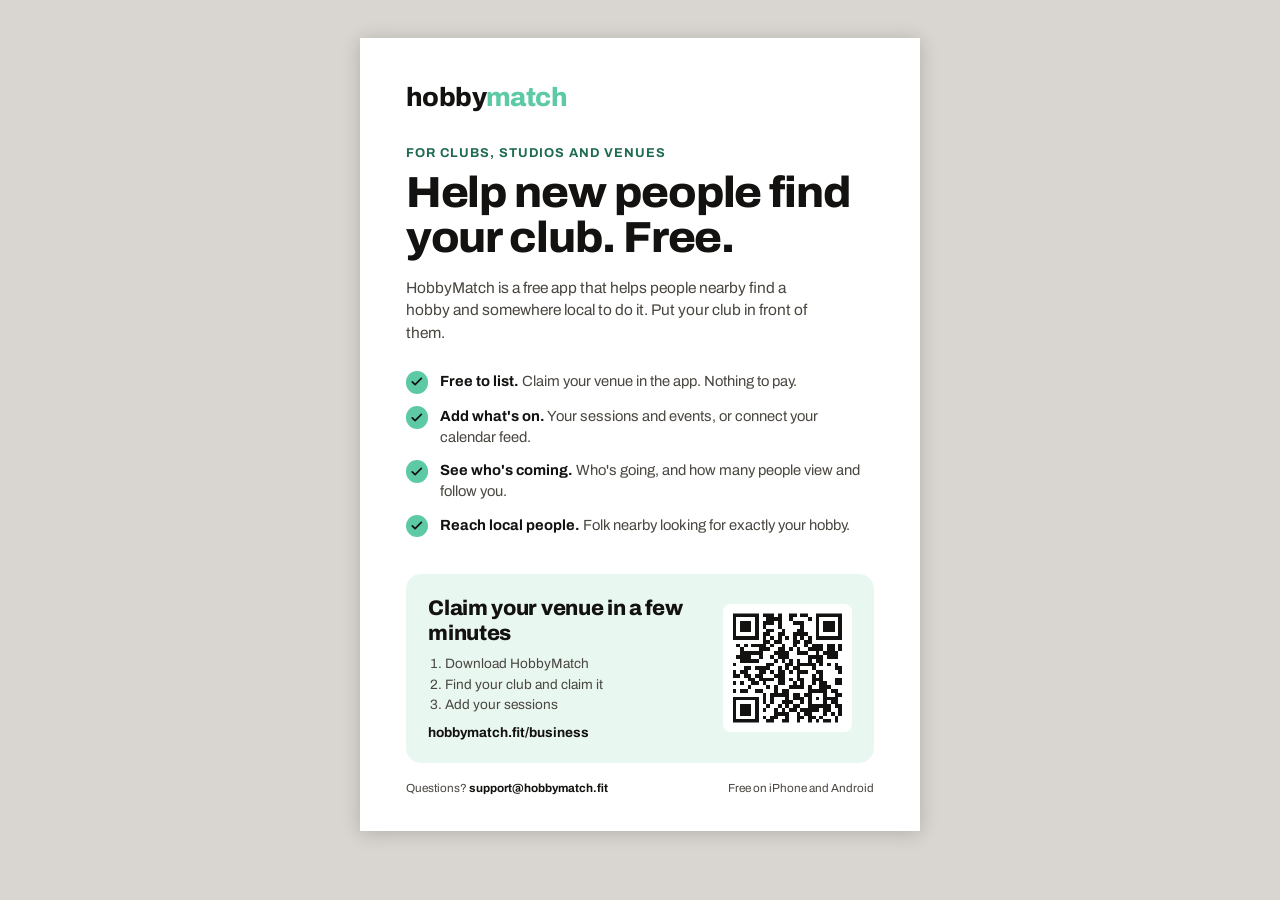
<file: docs/outreach/flyer-a5.html>
<!DOCTYPE html>
<html lang="en-GB">
<head>
  <meta charset="utf-8">
  <title>HobbyMatch flyer for clubs (A5)</title>
  <meta name="viewport" content="width=device-width, initial-scale=1">
  <meta name="robots" content="noindex, nofollow">
  <style>
    /* Printable A5 flyer. Print at A5, margins None, background graphics on. */
    @font-face {
      font-family: "Archivo";
      src: url("../../assets/fonts/archivo-var.woff") format("woff");
      font-weight: 300 800;
      font-stretch: 62% 125%;
    }
    @page { size: A5 portrait; margin: 0; }
    :root {
      --ink: #131210;
      --ink-2: #4A4640;
      --accent: #5DCAA5;
      --accent-ink: #1F6B52;
      --paper: #FFFFFF;
      --tint: #E9F7F1;
    }
    * { box-sizing: border-box; margin: 0; padding: 0; }
    html { background: #D9D6D1; }
    body {
      font-family: "Archivo", system-ui, -apple-system, "Segoe UI", sans-serif;
      color: var(--ink);
      -webkit-print-color-adjust: exact; print-color-adjust: exact;
    }
    .sheet {
      width: 148mm; height: 210mm; margin: 10mm auto; padding: 12mm 12mm 10mm;
      background: var(--paper); display: flex; flex-direction: column;
      box-shadow: 0 2px 18px rgba(0,0,0,.18); overflow: hidden;
    }
    @media print {
      html { background: none; }
      .sheet { margin: 0; box-shadow: none; }
    }
    .wordmark { font-weight: 800; font-size: 7mm; letter-spacing: -.02em; }
    .wordmark span { color: var(--accent); }
    .kicker {
      margin-top: 9mm; font-size: 3.4mm; font-weight: 700; letter-spacing: .08em;
      text-transform: uppercase; color: var(--accent-ink);
    }
    h1 {
      margin-top: 2.5mm; font-weight: 800; font-stretch: 104%;
      font-size: 11.5mm; line-height: 1.04; letter-spacing: -.025em;
    }
    .intro { margin-top: 4.5mm; font-size: 4.1mm; line-height: 1.45; color: var(--ink-2); max-width: 112mm; }
    ul.points { list-style: none; margin-top: 7mm; display: grid; gap: 3.4mm; }
    .points li { display: grid; grid-template-columns: 6mm 1fr; gap: 3mm; font-size: 3.9mm; line-height: 1.4; color: var(--ink-2); }
    .points li b { color: var(--ink); font-weight: 700; }
    .tick {
      display: grid; place-items: center; width: 6mm; height: 6mm; border-radius: 50%;
      background: var(--accent); color: var(--ink);
    }
    .tick svg { width: 3.6mm; height: 3.6mm; }
    .cta {
      margin-top: auto; display: grid; grid-template-columns: 1fr 34mm; gap: 6mm; align-items: center;
      padding: 6mm; border-radius: 4mm; background: var(--tint);
    }
    .cta h2 { font-size: 5.6mm; font-weight: 800; line-height: 1.15; letter-spacing: -.015em; }
    .cta ol { margin-top: 2.5mm; padding-left: 4.5mm; font-size: 3.6mm; line-height: 1.5; color: var(--ink-2); }
    .cta .url { margin-top: 2.5mm; font-size: 3.6mm; font-weight: 700; }
    .qr { width: 34mm; height: 34mm; padding: 2.5mm; background: #fff; border-radius: 2mm; display: block; }
    .foot { margin-top: 5mm; display: flex; justify-content: space-between; gap: 4mm; font-size: 3.1mm; color: var(--ink-2); }
    .foot b { color: var(--ink); }
  </style>
</head>
<body>
  <div class="sheet">
    <div class="wordmark">hobby<span>match</span></div>

    <p class="kicker">For clubs, studios and venues</p>
    <h1>Help new people find your club. Free.</h1>
    <p class="intro">HobbyMatch is a free app that helps people nearby find a hobby and somewhere local to do it. Put your club in front of them.</p>

    <ul class="points">
      <li><span class="tick"><svg viewBox="0 0 24 24" fill="none" stroke="currentColor" stroke-width="3" stroke-linecap="round" stroke-linejoin="round" aria-hidden="true"><path d="M20 6 9 17l-5-5"/></svg></span><span><b>Free to list.</b> Claim your venue in the app. Nothing to pay.</span></li>
      <li><span class="tick"><svg viewBox="0 0 24 24" fill="none" stroke="currentColor" stroke-width="3" stroke-linecap="round" stroke-linejoin="round" aria-hidden="true"><path d="M20 6 9 17l-5-5"/></svg></span><span><b>Add what's on.</b> Your sessions and events, or connect your calendar feed.</span></li>
      <li><span class="tick"><svg viewBox="0 0 24 24" fill="none" stroke="currentColor" stroke-width="3" stroke-linecap="round" stroke-linejoin="round" aria-hidden="true"><path d="M20 6 9 17l-5-5"/></svg></span><span><b>See who's coming.</b> Who's going, and how many people view and follow you.</span></li>
      <li><span class="tick"><svg viewBox="0 0 24 24" fill="none" stroke="currentColor" stroke-width="3" stroke-linecap="round" stroke-linejoin="round" aria-hidden="true"><path d="M20 6 9 17l-5-5"/></svg></span><span><b>Reach local people.</b> Folk nearby looking for exactly your hobby.</span></li>
    </ul>

    <div class="cta">
      <div>
        <h2>Claim your venue in a few minutes</h2>
        <ol>
          <li>Download HobbyMatch</li>
          <li>Find your club and claim it</li>
          <li>Add your sessions</li>
        </ol>
        <p class="url">hobbymatch.fit/business</p>
      </div>
      <svg xmlns="http://www.w3.org/2000/svg" viewBox="0 0 29 29" class="qr" role="img" aria-label="QR code linking to hobbymatch.fit/business" shape-rendering="crispEdges"><path stroke="#131210" d="M0 0.5h7m1 0h3m1 0h1m2 0h2m1 0h2m2 0h7m-29 1h1m5 0h1m2 0h4m2 0h1m4 0h1m1 0h1m5 0h1m-29 1h1m1 0h3m1 0h1m1 0h3m1 0h1m3 0h3m3 0h1m1 0h3m1 0h1m-29 1h1m1 0h3m1 0h1m1 0h1m3 0h1m5 0h1m3 0h1m1 0h3m1 0h1m-29 1h1m1 0h3m1 0h1m2 0h2m2 0h1m3 0h2m3 0h1m1 0h3m1 0h1m-29 1h1m5 0h1m1 0h2m2 0h2m2 0h4m2 0h1m5 0h1m-29 1h7m1 0h1m1 0h1m1 0h1m1 0h1m1 0h1m1 0h1m1 0h1m1 0h7m-21 1h2m1 0h2m3 0h2m1 0h2m-20 1h1m1 0h1m1 0h4m1 0h1m2 0h1m2 0h1m2 0h1m1 0h3m1 0h2m1 0h1m-27 1h1m4 0h3m2 0h2m1 0h1m1 0h1m2 0h4m1 0h2m1 0h1m-27 1h6m3 0h4m2 0h3m2 0h1m1 0h4m-27 1h4m2 0h1m2 0h1m1 0h3m5 0h4m1 0h3m-26 1h5m4 0h1m1 0h1m1 0h1m1 0h1m2 0h1m1 0h2m-24 1h1m8 0h2m3 0h2m1 0h5m1 0h1m1 0h1m1 0h1m-25 1h2m1 0h4m2 0h1m1 0h1m1 0h2m3 0h1m5 0h2m-29 1h1m1 0h2m3 0h2m1 0h1m1 0h2m1 0h1m1 0h3m2 0h2m4 0h1m-29 1h2m1 0h2m1 0h2m3 0h3m3 0h1m3 0h1m1 0h1m-20 1h2m1 0h4m1 0h2m1 0h1m1 0h2m2 0h3m3 0h2m-29 1h1m1 0h1m2 0h2m1 0h1m3 0h2m2 0h1m1 0h1m2 0h1m1 0h2m2 0h2m-25 1h1m4 0h1m1 0h1m3 0h4m1 0h1m2 0h3m-26 1h1m1 0h2m2 0h2m3 0h1m1 0h2m5 0h5m1 0h2m-20 1h1m1 0h5m1 0h2m1 0h2m3 0h1m2 0h2m-29 1h7m1 0h1m1 0h1m3 0h1m1 0h3m1 0h1m1 0h1m1 0h4m-28 1h1m5 0h1m1 0h1m1 0h1m2 0h3m2 0h1m1 0h1m3 0h1m1 0h2m-28 1h1m1 0h3m1 0h1m2 0h1m2 0h1m1 0h1m1 0h2m2 0h6m1 0h2m-29 1h1m1 0h3m1 0h1m1 0h1m2 0h1m1 0h1m1 0h2m1 0h5m1 0h2m2 0h1m-29 1h1m1 0h3m1 0h1m4 0h4m2 0h1m1 0h2m3 0h1m1 0h1m1 0h1m-29 1h1m5 0h1m1 0h1m1 0h2m2 0h1m2 0h2m1 0h2m1 0h1m3 0h1m-28 1h7m2 0h2m2 0h2m2 0h1m2 0h1m1 0h1m1 0h2m1 0h1"/></svg>
    </div>

    <div class="foot">
      <span>Questions? <b>support@hobbymatch.fit</b></span>
      <span>Free on iPhone and Android</span>
    </div>
  </div>
</body>
</html>
</file>
<file: assets/site.css>
/* HobbyMatch website — built on the app's design foundations
   (design_handoff_hobbymatch/01-foundations.md in the app repo):
   warm neutrals, mint for the next action only, amber for streaks,
   Archivo throughout, radius 8/10/12/14/999, two elevation levels. */

@font-face {
  font-family: "Archivo";
  src: url("/assets/fonts/archivo-var.woff") format("woff");
  font-weight: 300 800;
  font-stretch: 62% 125%;
  font-display: swap;
}

:root {
  --bg: #131210;
  --surface: #1B1917;
  --raised: #232120;
  --hairline: #2E2B27;
  --border: #3A3733;
  --track: #39362F;
  --accent: #5DCAA5;
  --accent-pressed: #4BB48F;
  --accent-muted: #3E7A62;
  --on-accent: #0C1712;
  --streak: #F0B23C;
  --streak-surface: rgba(240, 178, 60, .16);
  --text: #F6F2EC;
  --text-2: rgba(246, 242, 236, .72);
  --text-3: rgba(246, 242, 236, .55);
  --text-4: rgba(246, 242, 236, .48);
  --scrim: rgba(19, 18, 16, .72);
  --gutter: 20px;
  --max: 1120px;
  color-scheme: dark;
}

* { box-sizing: border-box; margin: 0; padding: 0; }
html { -webkit-text-size-adjust: 100%; }
body {
  background: var(--bg);
  color: var(--text);
  font-family: "Archivo", system-ui, -apple-system, "Segoe UI", sans-serif;
  font-weight: 500;
  font-size: 17px;
  line-height: 1.5;
  -webkit-font-smoothing: antialiased;
  overflow-x: hidden;
}
img { display: block; max-width: 100%; }
a { color: inherit; }
:focus-visible { outline: 2px solid var(--accent); outline-offset: 3px; border-radius: 4px; }

.wrap { width: 100%; max-width: var(--max); margin: 0 auto; padding: 0 var(--gutter); }
@media (min-width: 760px) { :root { --gutter: 40px; } }

/* ── wordmark & nav ─────────────────────────────────────────────── */
.wordmark { font-weight: 800; font-size: 21px; letter-spacing: -.02em; text-decoration: none; color: var(--text); }
.wordmark span { color: var(--accent); }
.nav { position: absolute; inset: 0 0 auto 0; z-index: 3; }
.nav .wrap { display: flex; align-items: center; justify-content: space-between; height: 72px; gap: 16px; }
.nav-links { display: flex; align-items: center; gap: 28px; list-style: none; font-size: 15px; font-weight: 600; }
.nav-links a { text-decoration: none; color: var(--text-2); }
.nav-links a:hover { color: var(--text); }
.nav-links a.btn-primary { color: var(--on-accent); }
.nav-links .hide-sm { display: none; }
@media (min-width: 760px) { .nav-links .hide-sm { display: list-item; } }
.nav.solid { position: static; border-bottom: 1px solid var(--hairline); }

/* ── buttons ───────────────────────────────────────────────────── */
.btn {
  display: inline-flex; align-items: center; justify-content: center; gap: 10px;
  min-height: 52px; padding: 0 22px; border-radius: 8px;
  font: inherit; font-weight: 700; font-size: 16px; text-decoration: none; cursor: pointer;
  border: 1px solid transparent; transition: transform .12s ease, background-color .12s ease;
}
.btn:active { transform: scale(.98); }
.btn-primary { background: var(--accent); color: var(--on-accent); }
.btn-primary:hover { background: var(--accent-pressed); }
.btn-secondary { background: transparent; color: var(--text); border-color: var(--border); }
.btn-secondary:hover { background: var(--surface); }
.btn-small { min-height: 40px; padding: 0 16px; font-size: 14px; }
.btn svg { width: 20px; height: 20px; flex: none; }
.store-row { display: flex; flex-wrap: wrap; gap: 12px; align-items: center; }
.store-note { font-size: 14px; color: var(--text-3); }

/* ── hero ──────────────────────────────────────────────────────── */
.hero { position: relative; min-height: 92vh; min-height: 92svh; display: flex; align-items: flex-end; }
.hero-photo { position: absolute; inset: 0; overflow: hidden; }
.hero-photo img { width: 100%; height: 100%; object-fit: cover; object-position: 22% 0; }
@media (min-width: 900px) { .hero-photo img { object-position: 50% 8%; } }
.hero-photo::after {
  /* Photo fades to the page across its lower half only (foundations, photography rule 2),
     plus a light top veil so the nav stays legible. */
  content: ""; position: absolute; inset: 0;
  background:
    linear-gradient(180deg, rgba(19,18,16,.55) 0, rgba(19,18,16,0) 18%),
    linear-gradient(180deg, rgba(19,18,16,0) 42%, rgba(19,18,16,.78) 70%, var(--bg) 100%);
}
.hero-copy { position: relative; z-index: 2; padding-bottom: 56px; }
.display {
  font-weight: 400; font-stretch: 112%;
  font-size: clamp(42px, 8.4vw, 96px); line-height: 1.02; letter-spacing: -.03em;
  max-width: 13ch; text-wrap: balance;
}
.hero-sub { margin-top: 20px; max-width: 34em; font-size: clamp(17px, 1.6vw, 19px); color: var(--text-2); }
.hero .store-row { margin-top: 32px; }
@media (prefers-reduced-motion: no-preference) {
  .hero-copy > * { animation: rise .7s cubic-bezier(.2,.7,.2,1) both; }
  .hero-copy > :nth-child(2) { animation-delay: .08s; }
  .hero-copy > :nth-child(3) { animation-delay: .16s; }
  @keyframes rise { from { opacity: 0; transform: translateY(14px); } to { opacity: 1; transform: none; } }
}

/* ── sections ──────────────────────────────────────────────────── */
.section { padding: 64px 0; }
@media (min-width: 760px) { .section { padding: 88px 0; } }
.section + .section { border-top: 1px solid var(--hairline); }
.title {
  font-weight: 800; font-stretch: 104%;
  font-size: clamp(30px, 4.2vw, 46px); line-height: 1.08; letter-spacing: -.025em;
  max-width: 18ch; text-wrap: balance;
}
.lede { margin-top: 16px; max-width: 32em; color: var(--text-2); }
.split { display: grid; gap: 48px; align-items: center; }
@media (min-width: 900px) {
  .split { grid-template-columns: 1fr 1fr; gap: 72px; }
  .split.flip > :first-child { order: 2; }
}
.points { list-style: none; margin-top: 28px; display: grid; gap: 14px; max-width: 32em; }
.points li { display: grid; grid-template-columns: 20px 1fr; gap: 12px; color: var(--text-2); }
.points svg { width: 20px; height: 20px; margin-top: 3px; color: var(--text-3); }
.points strong { color: var(--text); font-weight: 600; }

/* How it works — a real sequence, so it's numbered. */
.steps { list-style: none; margin-top: 48px; display: grid; gap: 28px; counter-reset: step; }
@media (min-width: 760px) { .steps { grid-template-columns: repeat(4, 1fr); gap: 24px; } }
.steps li { counter-increment: step; padding-top: 20px; border-top: 2px solid var(--hairline); }
.steps li:first-child { border-top-color: var(--accent); }
.steps li::before {
  content: counter(step); display: block; font-weight: 300; font-stretch: 112%;
  font-size: 44px; line-height: 1; color: var(--text-4); margin-bottom: 16px;
}
.steps li:first-child::before { color: var(--accent); }
.steps h3 { font-size: 19px; font-weight: 700; line-height: 1.25; }
.steps p { margin-top: 8px; font-size: 15px; color: var(--text-3); }

/* ── product pieces, drawn with the app's own components ────────── */
.stage { position: relative; }
.card { background: var(--surface); border-radius: 14px; overflow: hidden; }
.photo-card .photo { position: relative; aspect-ratio: 16 / 10; }
.photo-card .photo img { width: 100%; height: 100%; object-fit: cover; }
.pill {
  position: absolute; top: 14px; left: 14px; padding: 6px 12px; border-radius: 999px;
  background: var(--scrim); color: var(--accent); font-size: 13px; font-weight: 700;
}
.photo-card .body { padding: 18px 18px 20px; }
.card-title { font-size: 21px; font-weight: 800; line-height: 1.2; letter-spacing: -.01em; }
.card-text { margin-top: 8px; font-size: 15px; color: var(--text-2); }
.card-text b { color: var(--text); font-weight: 700; }
.tags { display: flex; flex-wrap: wrap; gap: 8px; margin-top: 16px; }
.tag { padding: 6px 10px; border-radius: 8px; background: var(--raised); color: var(--text-2); font-size: 13px; font-weight: 600; }
.mini-row { display: grid; grid-template-columns: 1fr 1fr; gap: 12px; margin-top: 12px; }
.mini { background: var(--surface); border-radius: 12px; overflow: hidden; }
.mini img { width: 100%; aspect-ratio: 16 / 9; object-fit: cover; }
.mini div { padding: 12px 14px 14px; }
.mini strong { display: block; font-size: 15px; font-weight: 700; }
.mini span { display: block; margin-top: 2px; font-size: 13px; color: var(--text-3); }

/* League table */
.table-card { padding: 20px 18px 8px; }
.table-head { display: flex; align-items: baseline; justify-content: space-between; gap: 12px; }
.table-head strong { font-size: 19px; font-weight: 800; }
.table-head span { font-size: 13px; color: var(--text-3); }
.league { width: 100%; border-collapse: collapse; margin-top: 14px; font-size: 15px; font-variant-numeric: tabular-nums; }
.league th { text-align: right; font-size: 12px; font-weight: 700; color: var(--text-4); padding: 8px 6px; }
.league th:nth-child(2) { text-align: left; }
.league td { text-align: right; padding: 12px 6px; border-top: 1px solid var(--hairline); color: var(--text-2); }
.league td:first-child { text-align: left; width: 28px; color: var(--text-4); }
.league td:nth-child(2) { text-align: left; color: var(--text); font-weight: 600; }
.league td:last-child { color: var(--text); font-weight: 800; }
.league tr.you td:nth-child(2)::after { content: "You"; margin-left: 8px; padding: 2px 8px; border-radius: 999px; background: var(--raised); color: var(--accent); font-size: 12px; font-weight: 700; }
.confirm {
  display: flex; align-items: center; justify-content: space-between; gap: 12px;
  margin-top: 12px; padding: 14px 16px; border-radius: 12px; background: var(--surface);
  font-size: 14px; color: var(--text-2);
}
.confirm b { color: var(--text); font-weight: 700; }

/* Progress week */
.week-card { padding: 20px 18px; }
.streak-tag { display: inline-flex; align-items: center; gap: 6px; padding: 6px 10px; border-radius: 8px; background: var(--streak-surface); color: var(--streak); font-size: 13px; font-weight: 700; }
.streak-tag svg { width: 14px; height: 14px; }
.week-title { margin-top: 14px; font-size: 21px; font-weight: 800; line-height: 1.2; }
.week-sub { margin-top: 4px; font-size: 14px; color: var(--text-3); }
.bars { display: grid; grid-template-columns: repeat(7, 1fr); gap: 10px; align-items: end; height: 120px; margin-top: 22px; }
.bars i { display: block; border-radius: 6px; background: var(--accent-muted); }
.bars i.none { height: 8px !important; background: transparent; border: 1.5px dashed var(--track); }
.bars i.today { background: var(--accent); }
.days { display: grid; grid-template-columns: repeat(7, 1fr); gap: 10px; margin-top: 8px; text-align: center; font-size: 12px; font-weight: 700; color: var(--text-4); }

/* ── closing call to action & footer ───────────────────────────── */
.closing { padding: 104px 0 96px; }
.closing .title { max-width: 16ch; }
.closing .store-row { margin-top: 32px; }
.footer { border-top: 1px solid var(--hairline); padding: 36px 0 48px; font-size: 14px; color: var(--text-3); }
.footer .wrap { display: flex; flex-wrap: wrap; gap: 16px 32px; align-items: center; justify-content: space-between; }
.footer nav { display: flex; flex-wrap: wrap; gap: 20px; }
.footer a { color: var(--text-2); text-decoration: none; }
.footer a:hover { color: var(--text); }

/* ── plain text pages (privacy, support) ───────────────────────── */
.page { padding: 64px 0 96px; }
.page .wrap { max-width: 760px; }
.page h1 { font-weight: 800; font-stretch: 104%; font-size: clamp(32px, 5vw, 44px); line-height: 1.08; letter-spacing: -.025em; }
.page .updated { margin-top: 10px; font-size: 14px; color: var(--text-3); }
.page h2 { margin-top: 40px; font-size: 21px; font-weight: 800; line-height: 1.2; }
.page p, .page li { margin-top: 12px; color: var(--text-2); max-width: 66ch; }
.page ul { padding-left: 20px; }
.page a { color: var(--accent); }
.page strong { color: var(--text); font-weight: 600; }
.contact-card { margin-top: 32px; padding: 22px 20px; border-radius: 14px; background: var(--surface); }
.contact-card p:first-child { margin-top: 0; }
.visually-hidden { position: absolute; width: 1px; height: 1px; overflow: hidden; clip: rect(0 0 0 0); white-space: nowrap; }

/* ── landing page: store badges, feature visuals, FAQ, full footer ── */
.store-badge {
  display: inline-flex; align-items: center; gap: 10px;
  min-height: 56px; padding: 0 18px 0 14px; border-radius: 10px;
  background: #000; color: #fff; border: 1px solid rgba(246, 242, 236, .38);
  text-decoration: none; font-weight: 700; font-size: 19px; line-height: 1.05; letter-spacing: -.01em;
  transition: transform .12s ease, border-color .12s ease;
}
.store-badge:hover { border-color: var(--text); }
.store-badge:active { transform: scale(.98); }
.store-badge svg { width: 26px; height: 26px; flex: none; }
.store-badge small { display: block; font-size: 11px; font-weight: 500; letter-spacing: .01em; opacity: .85; margin-bottom: 2px; }
@media (max-width: 420px) {
  .store-row { flex-wrap: nowrap; gap: 10px; }
  .store-badge { flex: 1 1 0; min-width: 0; padding: 0 10px; gap: 8px; font-size: 17px; }
  .store-badge svg { width: 22px; height: 22px; }
}

/* Hero on phones: shorter, so the headline and both store buttons sit in the first screen. */
@media (max-width: 759px) {
  .hero { min-height: 0; padding-top: 46vh; padding-top: min(46svh, 360px); }
  .hero-copy { padding-bottom: 40px; }
  .hero .display { font-size: clamp(36px, 9.6vw, 48px); max-width: 14ch; }
  .hero-sub { margin-top: 14px; font-size: 16px; }
  .hero .store-row { margin-top: 24px; }
  .hero-photo::after {
    background:
      linear-gradient(180deg, rgba(19,18,16,.55) 0, rgba(19,18,16,0) 16%),
      linear-gradient(180deg, rgba(19,18,16,0) 26%, rgba(19,18,16,.82) 52%, var(--bg) 70%);
  }
}

.eyebrow { margin-bottom: 12px; font-size: 13px; font-weight: 700; letter-spacing: .08em; text-transform: uppercase; color: var(--accent); }

/* Group session */
.session-card { padding: 20px 18px; }
.session-when { font-size: 14px; font-weight: 700; color: var(--accent); margin-bottom: 8px; }
.session-when span { margin-left: 8px; color: var(--text-3); font-weight: 600; }
.session-foot { display: flex; align-items: center; justify-content: space-between; gap: 12px; margin-top: 20px; padding-top: 16px; border-top: 1px solid var(--hairline); }
.going { display: flex; align-items: center; gap: 10px; font-size: 14px; color: var(--text-2); }
.avatars { display: flex; }
.avatars i, .avatar {
  display: inline-grid; place-items: center; width: 32px; height: 32px; border-radius: 999px;
  background: var(--raised); color: var(--text); font-style: normal; font-size: 13px; font-weight: 700;
  border: 2px solid var(--surface);
}
.avatars i + i { margin-left: -10px; }
.avatars i:nth-child(2) { background: var(--accent-muted); }
.avatars i:nth-child(3) { background: #4A3F2E; }

/* Shared session */
.post-head { display: flex; align-items: center; gap: 12px; padding: 16px 18px; }
.post-head > div { flex: 1; min-width: 0; }
.post-head strong { display: block; font-size: 15px; font-weight: 700; }
.post-head > div span { display: block; font-size: 13px; color: var(--text-3); }
.avatar { width: 38px; height: 38px; background: #4A3F2E; border: 0; }
.post-card > img { width: 100%; height: auto; aspect-ratio: 16 / 8; object-fit: cover; }
.post-card .body { padding: 16px 18px 20px; }
.post-card .card-text { margin-top: 0; color: var(--text); }
.cheers { display: flex; align-items: center; gap: 12px; margin-top: 14px; font-size: 13px; color: var(--text-3); }
.cheers b, .comment b { color: var(--text); font-weight: 700; }
.cheer-btn { display: inline-flex; align-items: center; gap: 6px; padding: 6px 12px; border-radius: 999px; background: var(--raised); color: var(--accent); font-size: 13px; font-weight: 700; flex: none; }
.cheer-btn svg { width: 14px; height: 14px; }
.comment { margin-top: 12px; padding-top: 12px; border-top: 1px solid var(--hairline); font-size: 14px; color: var(--text-2); }
.comment b { margin-right: 6px; }

/* FAQ */
.faq-wrap { display: grid; gap: 32px; }
@media (min-width: 900px) { .faq-wrap { grid-template-columns: 1fr 2fr; gap: 72px; align-items: start; } }
.faq { border-top: 1px solid var(--hairline); }
.faq details { border-bottom: 1px solid var(--hairline); }
.faq summary {
  display: flex; align-items: center; justify-content: space-between; gap: 16px;
  padding: 20px 0; min-height: 44px; cursor: pointer; list-style: none;
  font-size: 18px; font-weight: 700; line-height: 1.3;
}
.faq summary::-webkit-details-marker { display: none; }
.faq summary::after {
  content: ""; flex: none; width: 10px; height: 10px; margin-right: 4px;
  border-right: 2px solid var(--text-3); border-bottom: 2px solid var(--text-3);
  transform: translateY(-3px) rotate(45deg); transition: transform .15s ease;
}
.faq details[open] summary::after { transform: translateY(2px) rotate(-135deg); }
.faq details p { padding: 0 0 22px; max-width: 60ch; color: var(--text-2); }
.faq a { color: var(--accent); }

/* Full footer (landing page) */
.footer-full .wrap { align-items: flex-start; gap: 32px 48px; }
.footer-brand p { margin-top: 8px; max-width: 26ch; }
.footer-full nav { gap: 32px 64px; }
.footer-full nav div { display: grid; gap: 10px; align-content: start; }
.footer-full h2 { font-size: 12px; font-weight: 700; letter-spacing: .08em; text-transform: uppercase; color: var(--text-4); }
.footer-legal { flex-basis: 100%; padding-top: 24px; border-top: 1px solid var(--hairline); }

/* ── business page (/business) ─────────────────────────────────── */
.biz-hero { padding: 72px 0 64px; }
@media (min-width: 760px) { .biz-hero { padding: 112px 0 96px; } }
.biz-hero .display { max-width: 16ch; }
.biz-hero .store-row { margin-top: 32px; }
.biz-email { margin-top: 16px; }
.inline-link { color: var(--accent); }
.venue-card { padding: 20px 18px 18px; }
.venue-head { display: flex; align-items: center; gap: 12px; }
.venue-head > div { flex: 1; min-width: 0; }
.venue-head > div span { display: block; margin-top: 2px; font-size: 13px; color: var(--text-3); }
.venue-head .card-title { font-size: 19px; }
.venue-logo { display: grid; place-items: center; flex: none; width: 44px; height: 44px; border-radius: 10px; background: var(--accent-muted); color: var(--text); font-weight: 800; font-size: 19px; }
.claimed { flex: none; padding: 4px 10px; border-radius: 999px; background: var(--raised); color: var(--accent); font-size: 12px; font-weight: 700; }
.venue-stats { display: grid; grid-template-columns: 1fr 1fr; gap: 12px; margin-top: 18px; }
.venue-stats div { padding: 14px; border-radius: 12px; background: var(--raised); }
.venue-stats dt { font-size: 13px; color: var(--text-3); }
.venue-stats dd { margin-top: 2px; font-size: 28px; font-weight: 800; letter-spacing: -.02em; font-variant-numeric: tabular-nums; }
.venue-sessions { list-style: none; margin-top: 14px; }
.venue-sessions li { display: flex; align-items: center; justify-content: space-between; gap: 12px; padding: 12px 0; border-top: 1px solid var(--hairline); }
.venue-sessions strong { display: block; font-size: 14px; font-weight: 700; color: var(--accent); }
.venue-sessions li div span { display: block; font-size: 15px; color: var(--text); font-weight: 600; }
.going-count { flex: none; font-size: 13px; font-weight: 600; color: var(--text-2); }
.venue-feed { display: flex; align-items: center; gap: 8px; padding-top: 12px; border-top: 1px solid var(--hairline); font-size: 13px; color: var(--text-3); }
.venue-feed svg { width: 16px; height: 16px; }

/* ---------- About, FAQ, reviews ---------- */
.faq-more { margin-top: 20px; font-size: 15px; }
.faq-more a { color: var(--accent); }
.page .faq { margin-top: 24px; }
.page .faq h2 { margin-top: 40px; }
.page .faq details p { margin-top: 0; }
.page .todo { padding: 2px 6px; border-radius: 6px; background: var(--raised); color: var(--text-3); font-size: 14px; }
.reviews { list-style: none; padding-left: 0 !important; margin-top: 28px; display: grid; gap: 16px; }
.reviews li { margin-top: 0; padding: 20px; border-radius: 14px; background: var(--surface); max-width: none; }
.reviews .stars { color: var(--accent); font-size: 18px; letter-spacing: 2px; }
.reviews blockquote p { margin-top: 10px; color: var(--text); }
.reviews footer { margin-top: 12px; font-size: 14px; color: var(--text-3); }
.reviews footer a { color: var(--accent); }
.policy { margin-top: 48px; padding: 22px 20px; border-radius: 14px; border: 1px solid var(--hairline); }
.policy h2 { margin-top: 0 !important; }
</file>
